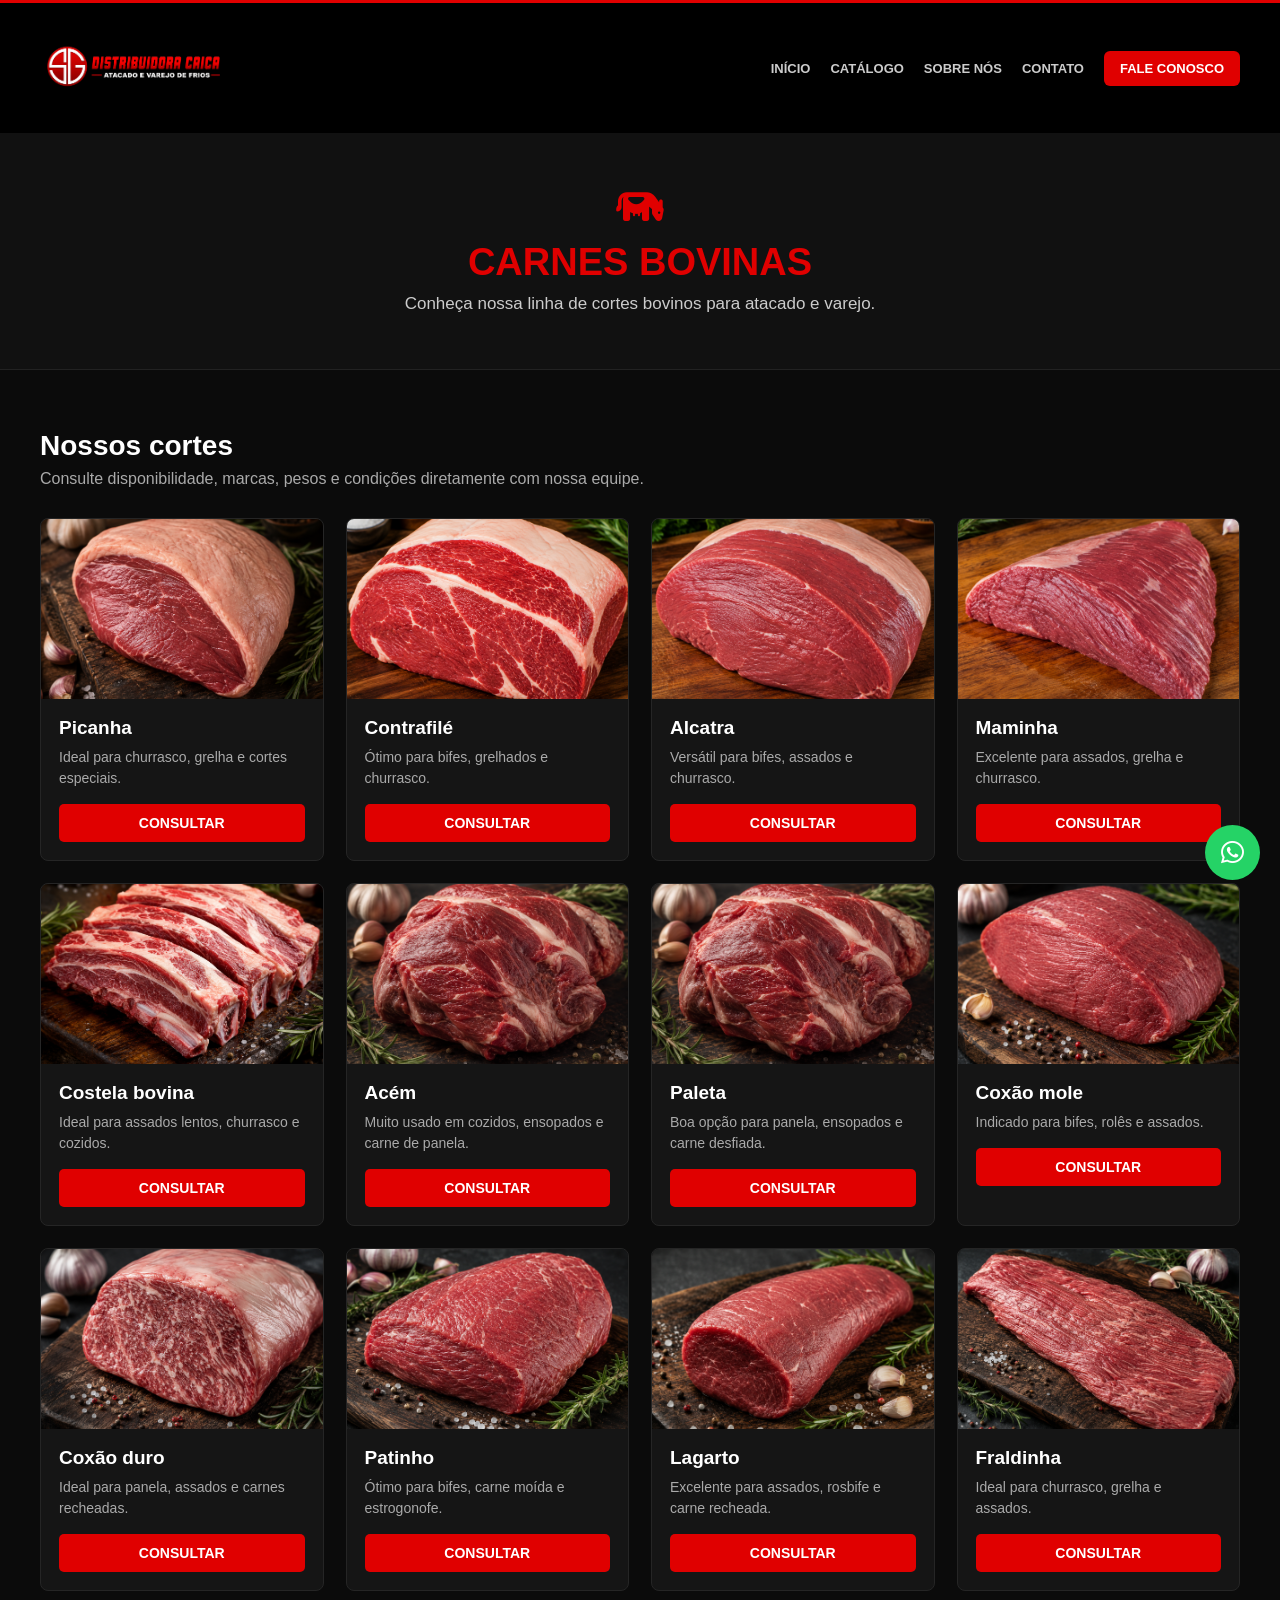
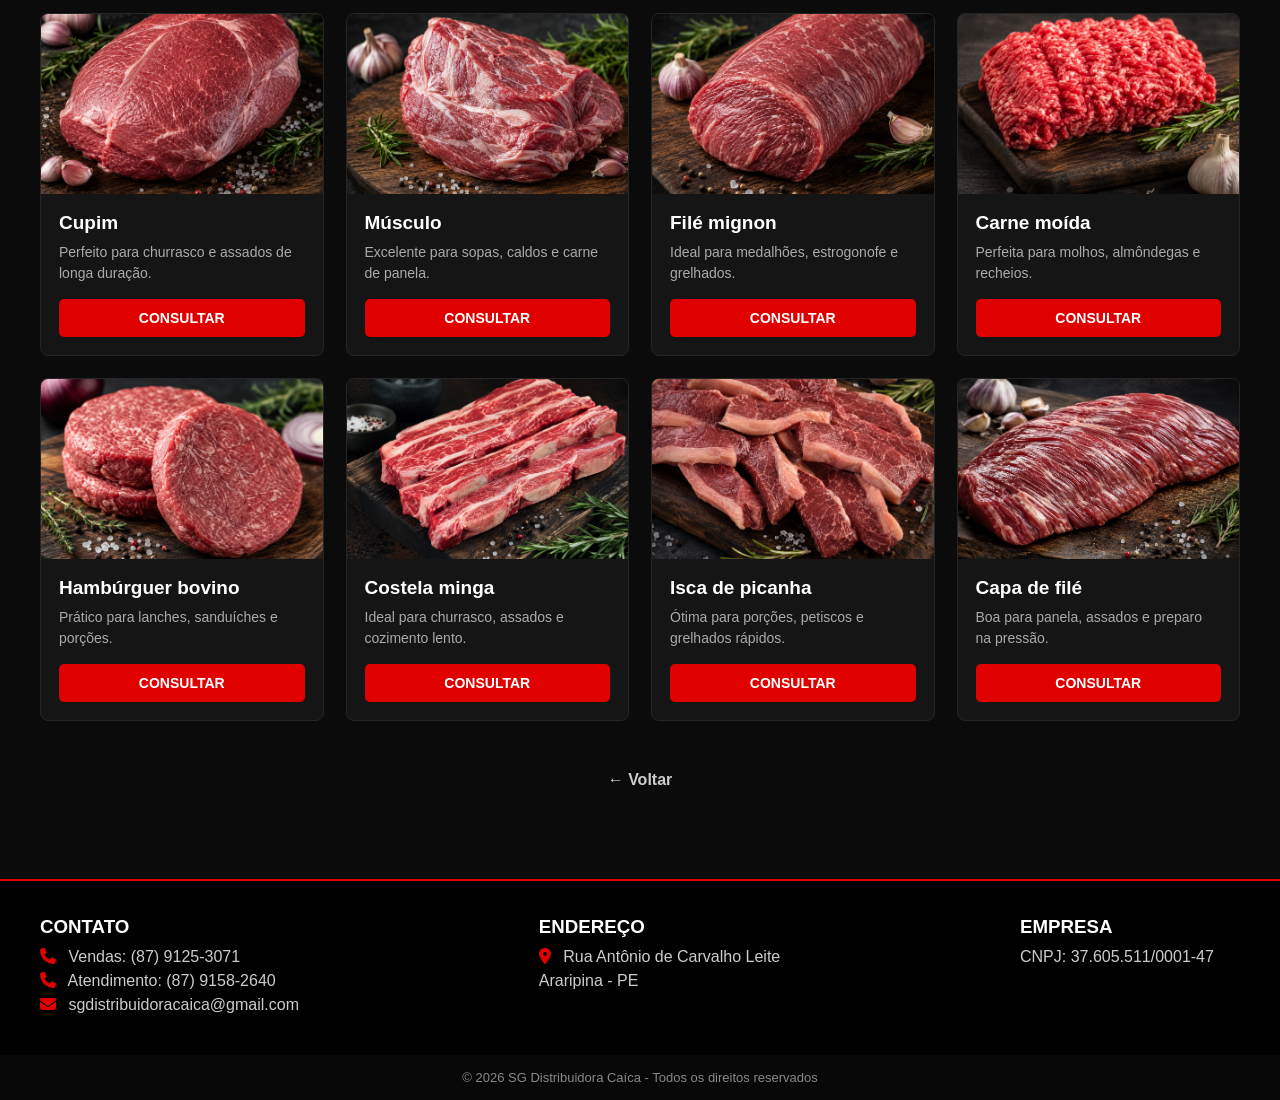
<file: bovinos.html>
<!DOCTYPE html>
<html lang="pt-br">

<head>

<meta charset="UTF-8">
<meta name="viewport" content="width=device-width, initial-scale=1.0">

<title>Carnes Bovinas - SG Distribuidora Caíca</title>

<link rel="stylesheet" href="https://cdnjs.cloudflare.com/ajax/libs/font-awesome/6.5.0/css/all.min.css">

<style>

*{
margin:0;
padding:0;
box-sizing:border-box;
font-family:Arial, sans-serif;
}

body{
background:#0b0b0b;
color:#fff;
}

/* CABEÇALHO */

header{
background:#000;
border-top:3px solid #e00000;
padding:15px 40px;
display:flex;
align-items:center;
justify-content:space-between;
}

.logo img{
height:100px;
object-fit:contain;
display:block;
}

nav{
display:flex;
align-items:center;
gap:20px;
}

nav a{
color:#ccc;
text-decoration:none;
font-size:13px;
font-weight:bold;
}

nav a:hover{
color:#e00000;
}

.btn-header{
background:#e00000;
padding:10px 16px;
border-radius:6px;
color:#fff !important;
}

/* TÍTULO */

.topo-catalogo{
background:#111;
text-align:center;
padding:55px 20px;
border-bottom:1px solid #222;
}

.topo-catalogo i{
font-size:38px;
color:#e00000;
margin-bottom:15px;
}

.topo-catalogo h1{
font-size:38px;
color:#e00000;
margin-bottom:10px;
}

.topo-catalogo p{
color:#ccc;
font-size:17px;
}

/* CATÁLOGO */

.catalogo{
max-width:1400px;
margin:auto;
padding:60px 40px;
}

.catalogo-titulo{
margin-bottom:30px;
}

.catalogo-titulo h2{
font-size:28px;
margin-bottom:8px;
}

.catalogo-titulo p{
color:#aaa;
}

/* CARDS */

.grid{
display:grid;
grid-template-columns:repeat(auto-fit,minmax(230px,1fr));
gap:22px;
}

.card{
background:#151515;
border:1px solid #252525;
border-radius:8px;
overflow:hidden;
transition:0.3s;
}

.card:hover{
transform:translateY(-5px);
border-color:#e00000;
}

.card img{
width:100%;
height:180px;
object-fit:cover;
background:#222;
display:block;
}

.card-conteudo{
padding:18px;
}

.card h3{
font-size:19px;
margin-bottom:8px;
}

.card p{
font-size:14px;
color:#aaa;
line-height:1.5;
margin-bottom:15px;
}

.consultar{
display:block;
background:#e00000;
color:#fff;
text-align:center;
padding:11px;
border-radius:5px;
text-decoration:none;
font-weight:bold;
font-size:14px;
}

.consultar:hover{
background:#b90000;
}

/* VOLTAR */

.voltar{
text-align:center;
margin-top:50px;
}

.voltar a{
color:#ccc;
text-decoration:none;
font-weight:bold;
}

.voltar a:hover{
color:#e00000;
}

/* RODAPÉ */

footer{
background:#000;
border-top:2px solid #e00000;
padding:35px 40px;
margin-top:30px;
}

.footer-container{
display:flex;
justify-content:space-between;
flex-wrap:wrap;
gap:30px;
}

.footer-box{
min-width:220px;
}

.footer-box h3{
margin-bottom:10px;
}

.footer-box p{
color:#ccc;
margin:6px 0;
}

.footer-box i{
color:#e00000;
margin-right:8px;
}

.footer-bottom{
background:#080808;
text-align:center;
color:#888;
font-size:13px;
padding:15px;
}

/* WHATSAPP */

.whatsapp{
position:fixed;
bottom:20px;
right:20px;
background:#25d366;
color:#fff;
width:55px;
height:55px;
border-radius:50%;
display:flex;
align-items:center;
justify-content:center;
font-size:26px;
text-decoration:none;
}

/* CELULAR */

@media(max-width:768px){

header{
flex-direction:column;
padding:15px 20px;
}

.logo img{
height:75px;
}

nav{
margin-top:15px;
flex-wrap:wrap;
justify-content:center;
}

.topo-catalogo{
padding:40px 20px;
}

.topo-catalogo h1{
font-size:30px;
}

.catalogo{
padding:40px 20px;
}

.grid{
grid-template-columns:repeat(auto-fit,minmax(160px,1fr));
gap:15px;
}

.card img{
height:140px;
}

.footer-container{
flex-direction:column;
text-align:center;
}

}

</style>

</head>

<body>

<header>

<div class="logo">
<a href="index.html">
<img src="img/logo.png" alt="SG Distribuidora Caíca">
</a>
</div>

<nav>

<a href="index.html">INÍCIO</a>
<a href="index.html#produtos">CATÁLOGO</a>
<a href="index.html#sobre">SOBRE NÓS</a>
<a href="index.html#contato">CONTATO</a>

<a href="https://wa.me/558791253071" target="_blank" class="btn-header">
FALE CONOSCO
</a>

</nav>

</header>


<section class="topo-catalogo">

<i class="fas fa-cow"></i>

<h1>CARNES BOVINAS</h1>

<p>Conheça nossa linha de cortes bovinos para atacado e varejo.</p>

</section>


<main class="catalogo">

<div class="catalogo-titulo">

<h2>Nossos cortes</h2>

<p>Consulte disponibilidade, marcas, pesos e condições diretamente com nossa equipe.</p>

</div>


<div class="grid">

<!-- PICANHA -->
<div class="card">
<img src="img/bovinos/picanha.png" alt="Picanha">
<div class="card-conteudo">
<h3>Picanha</h3>
<p>Ideal para churrasco, grelha e cortes especiais.</p>
<a class="consultar" href="https://wa.me/558791253071?text=Olá,%20gostaria%20de%20informações%20sobre%20Picanha." target="_blank">CONSULTAR</a>
</div>
</div>

<!-- CONTRAFILÉ -->
<div class="card">
<img src="img/bovinos/contrafile.png" alt="Contrafilé">
<div class="card-conteudo">
<h3>Contrafilé</h3>
<p>Ótimo para bifes, grelhados e churrasco.</p>
<a class="consultar" href="https://wa.me/558791253071?text=Olá,%20gostaria%20de%20informações%20sobre%20Contrafilé." target="_blank">CONSULTAR</a>
</div>
</div>

<!-- ALCATRA -->
<div class="card">
<img src="img/bovinos/alcatra.png" alt="Alcatra">
<div class="card-conteudo">
<h3>Alcatra</h3>
<p>Versátil para bifes, assados e churrasco.</p>
<a class="consultar" href="https://wa.me/558791253071?text=Olá,%20gostaria%20de%20informações%20sobre%20Alcatra." target="_blank">CONSULTAR</a>
</div>
</div>

<!-- MAMINHA -->
<div class="card">
<img src="img/bovinos/maminha.png" alt="Maminha">
<div class="card-conteudo">
<h3>Maminha</h3>
<p>Excelente para assados, grelha e churrasco.</p>
<a class="consultar" href="https://wa.me/558791253071?text=Olá,%20gostaria%20de%20informações%20sobre%20Maminha." target="_blank">CONSULTAR</a>
</div>
</div>

<!-- COSTELA BOVINA -->
<div class="card">
<img src="img/bovinos/costela-bovina.png" alt="Costela bovina">
<div class="card-conteudo">
<h3>Costela bovina</h3>
<p>Ideal para assados lentos, churrasco e cozidos.</p>
<a class="consultar" href="https://wa.me/558791253071?text=Olá,%20gostaria%20de%20informações%20sobre%20Costela%20bovina." target="_blank">CONSULTAR</a>
</div>
</div>

<!-- ACÉM -->
<div class="card">
<img src="img/bovinos/acem.png" alt="Acém">
<div class="card-conteudo">
<h3>Acém</h3>
<p>Muito usado em cozidos, ensopados e carne de panela.</p>
<a class="consultar" href="https://wa.me/558791253071?text=Olá,%20gostaria%20de%20informações%20sobre%20Acém." target="_blank">CONSULTAR</a>
</div>
</div>

<!-- PALETA -->
<div class="card">
<img src="img/bovinos/paleta.png" alt="Paleta">
<div class="card-conteudo">
<h3>Paleta</h3>
<p>Boa opção para panela, ensopados e carne desfiada.</p>
<a class="consultar" href="https://wa.me/558791253071?text=Olá,%20gostaria%20de%20informações%20sobre%20Paleta." target="_blank">CONSULTAR</a>
</div>
</div>

<!-- COXÃO MOLE -->
<div class="card">
<img src="img/bovinos/coxao-mole.png" alt="Coxão mole">
<div class="card-conteudo">
<h3>Coxão mole</h3>
<p>Indicado para bifes, rolês e assados.</p>
<a class="consultar" href="https://wa.me/558791253071?text=Olá,%20gostaria%20de%20informações%20sobre%20Coxão%20mole." target="_blank">CONSULTAR</a>
</div>
</div>

<!-- COXÃO DURO -->
<div class="card">
<img src="img/bovinos/coxao-duro.png" alt="Coxão duro">
<div class="card-conteudo">
<h3>Coxão duro</h3>
<p>Ideal para panela, assados e carnes recheadas.</p>
<a class="consultar" href="https://wa.me/558791253071?text=Olá,%20gostaria%20de%20informações%20sobre%20Coxão%20duro." target="_blank">CONSULTAR</a>
</div>
</div>

<!-- PATINHO -->
<div class="card">
<img src="img/bovinos/patinho.png" alt="Patinho">
<div class="card-conteudo">
<h3>Patinho</h3>
<p>Ótimo para bifes, carne moída e estrogonofe.</p>
<a class="consultar" href="https://wa.me/558791253071?text=Olá,%20gostaria%20de%20informações%20sobre%20Patinho." target="_blank">CONSULTAR</a>
</div>
</div>

<!-- LAGARTO -->
<div class="card">
<img src="img/bovinos/lagarto.png" alt="Lagarto">
<div class="card-conteudo">
<h3>Lagarto</h3>
<p>Excelente para assados, rosbife e carne recheada.</p>
<a class="consultar" href="https://wa.me/558791253071?text=Olá,%20gostaria%20de%20informações%20sobre%20Lagarto." target="_blank">CONSULTAR</a>
</div>
</div>

<!-- FRALDINHA -->
<div class="card">
<img src="img/bovinos/fraldinha.png" alt="Fraldinha">
<div class="card-conteudo">
<h3>Fraldinha</h3>
<p>Ideal para churrasco, grelha e assados.</p>
<a class="consultar" href="https://wa.me/558791253071?text=Olá,%20gostaria%20de%20informações%20sobre%20Fraldinha." target="_blank">CONSULTAR</a>
</div>
</div>

<!-- CUPIM -->
<div class="card">
<img src="img/bovinos/cupim.png" alt="Cupim">
<div class="card-conteudo">
<h3>Cupim</h3>
<p>Perfeito para churrasco e assados de longa duração.</p>
<a class="consultar" href="https://wa.me/558791253071?text=Olá,%20gostaria%20de%20informações%20sobre%20Cupim." target="_blank">CONSULTAR</a>
</div>
</div>

<!-- MÚSCULO -->
<div class="card">
<img src="img/bovinos/musculo.png" alt="Músculo">
<div class="card-conteudo">
<h3>Músculo</h3>
<p>Excelente para sopas, caldos e carne de panela.</p>
<a class="consultar" href="https://wa.me/558791253071?text=Olá,%20gostaria%20de%20informações%20sobre%20Músculo." target="_blank">CONSULTAR</a>
</div>
</div>

<!-- FILÉ MIGNON -->
<div class="card">
<img src="img/bovinos/file-mignon.png" alt="Filé mignon">
<div class="card-conteudo">
<h3>Filé mignon</h3>
<p>Ideal para medalhões, estrogonofe e grelhados.</p>
<a class="consultar" href="https://wa.me/558791253071?text=Olá,%20gostaria%20de%20informações%20sobre%20Filé%20mignon." target="_blank">CONSULTAR</a>
</div>
</div>

<!-- CARNE MOÍDA -->
<div class="card">
<img src="img/bovinos/carne-moida.png" alt="Carne moída">
<div class="card-conteudo">
<h3>Carne moída</h3>
<p>Perfeita para molhos, almôndegas e recheios.</p>
<a class="consultar" href="https://wa.me/558791253071?text=Olá,%20gostaria%20de%20informações%20sobre%20Carne%20moída." target="_blank">CONSULTAR</a>
</div>
</div>

<!-- HAMBÚRGUER BOVINO -->
<div class="card">
<img src="img/bovinos/hamburguer-bovino.png" alt="Hambúrguer bovino">
<div class="card-conteudo">
<h3>Hambúrguer bovino</h3>
<p>Prático para lanches, sanduíches e porções.</p>
<a class="consultar" href="https://wa.me/558791253071?text=Olá,%20gostaria%20de%20informações%20sobre%20Hambúrguer%20bovino." target="_blank">CONSULTAR</a>
</div>
</div>

<!-- COSTELA MINGA -->
<div class="card">
<img src="img/bovinos/costela-minga.png" alt="Costela minga">
<div class="card-conteudo">
<h3>Costela minga</h3>
<p>Ideal para churrasco, assados e cozimento lento.</p>
<a class="consultar" href="https://wa.me/558791253071?text=Olá,%20gostaria%20de%20informações%20sobre%20Costela%20minga." target="_blank">CONSULTAR</a>
</div>
</div>

<!-- ISCA DE PICANHA -->
<div class="card">
<img src="img/bovinos/isca-de-picanha.png" alt="Isca de picanha">
<div class="card-conteudo">
<h3>Isca de picanha</h3>
<p>Ótima para porções, petiscos e grelhados rápidos.</p>
<a class="consultar" href="https://wa.me/558791253071?text=Olá,%20gostaria%20de%20informações%20sobre%20Isca%20de%20picanha." target="_blank">CONSULTAR</a>
</div>
</div>

<!-- CAPA DE FILÉ -->
<div class="card">
<img src="img/bovinos/capa-de-file.png" alt="Capa de filé">
<div class="card-conteudo">
<h3>Capa de filé</h3>
<p>Boa para panela, assados e preparo na pressão.</p>
<a class="consultar" href="https://wa.me/558791253071?text=Olá,%20gostaria%20de%20informações%20sobre%20Capa%20de%20filé." target="_blank">CONSULTAR</a>
</div>
</div>

</div>


<div class="voltar">

<a href="index.html#produtos">
← Voltar
</a>

</div>

</main>


<footer>

<div class="footer-container">

<div class="footer-box">

<h3>CONTATO</h3>

<p>
<i class="fas fa-phone"></i>
Vendas: (87) 9125-3071
</p>

<p>
<i class="fas fa-phone"></i>
Atendimento: (87) 9158-2640
</p>

<p>
<i class="fas fa-envelope"></i>
sgdistribuidoracaica@gmail.com
</p>

</div>

<div class="footer-box">

<h3>ENDEREÇO</h3>

<p>
<i class="fas fa-map-marker-alt"></i>
Rua Antônio de Carvalho Leite
</p>

<p>Araripina - PE</p>

</div>

<div class="footer-box">

<h3>EMPRESA</h3>

<p>CNPJ: 37.605.511/0001-47</p>

</div>

</div>

</footer>


<div class="footer-bottom">
© 2026 SG Distribuidora Caíca - Todos os direitos reservados
</div>


<a href="https://wa.me/558791253071"
target="_blank"
class="whatsapp">

<i class="fab fa-whatsapp"></i>

</a>

</body>
</html>
</file>
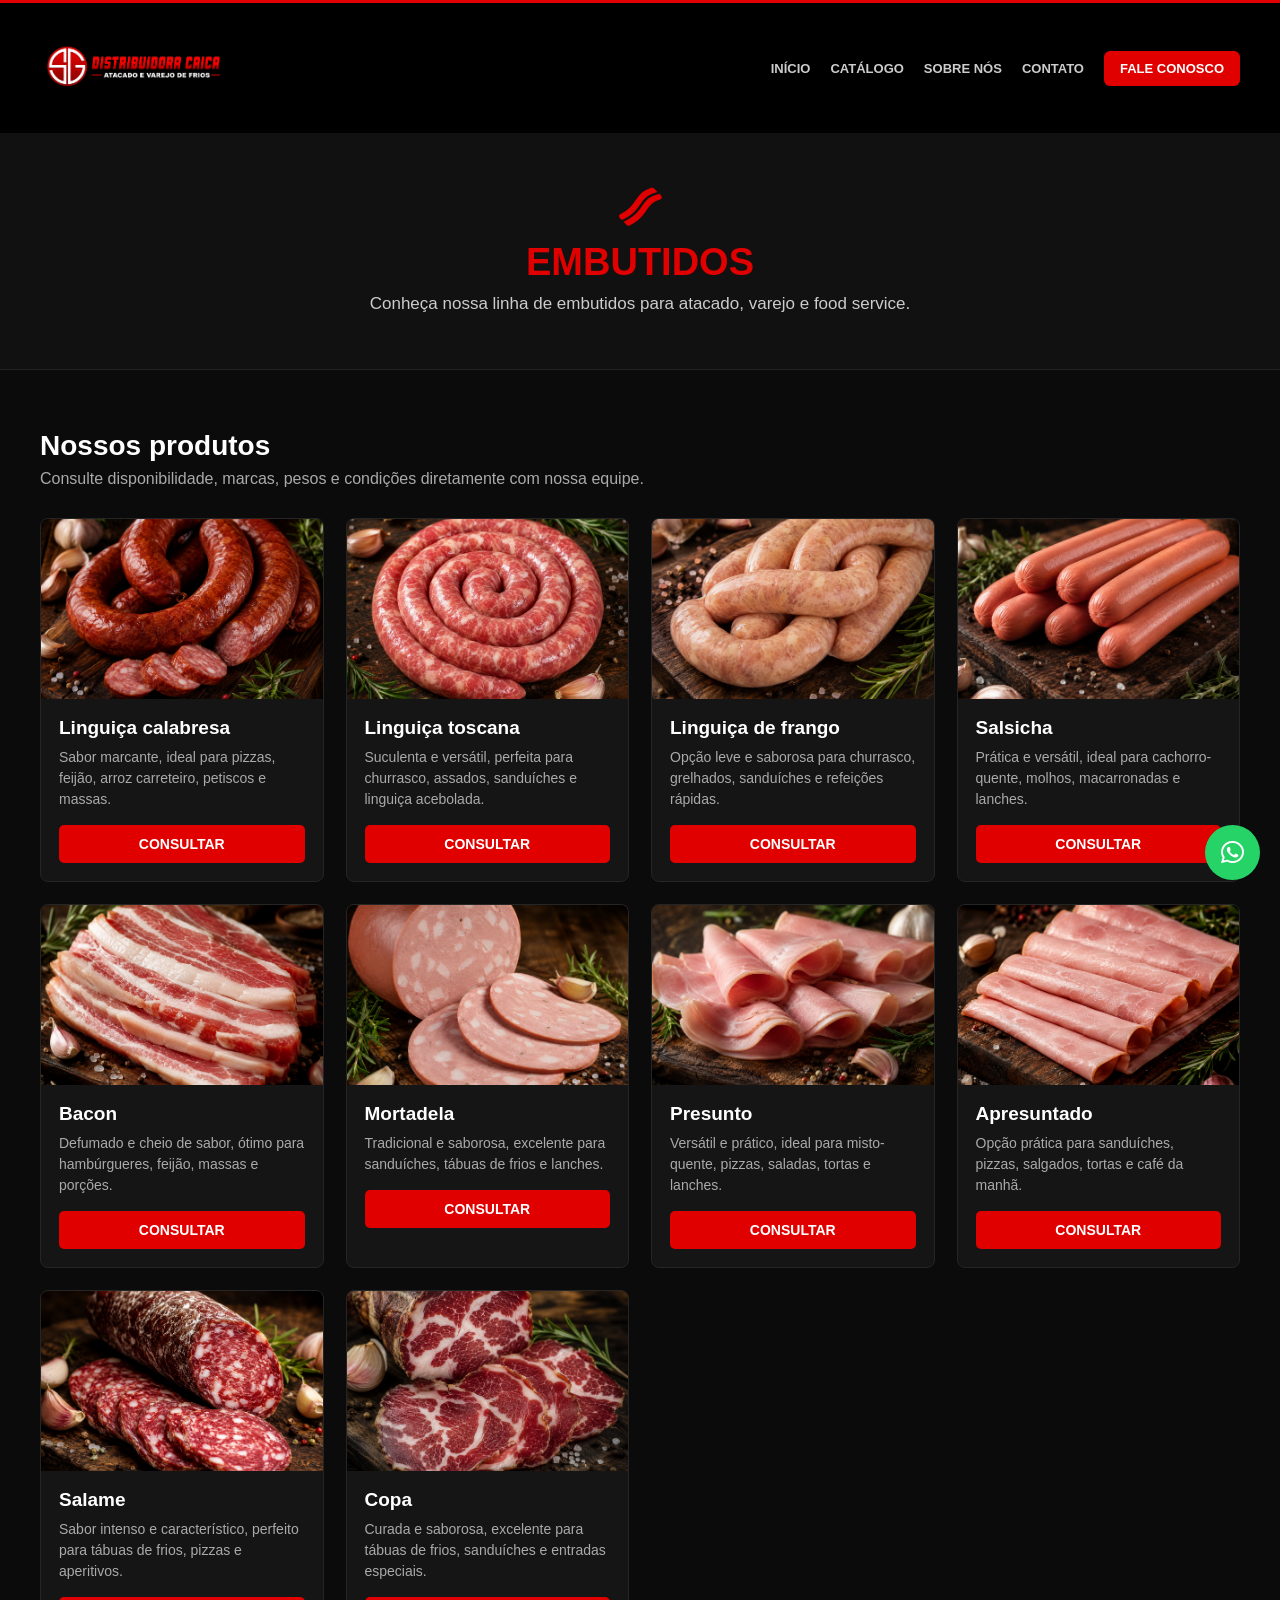
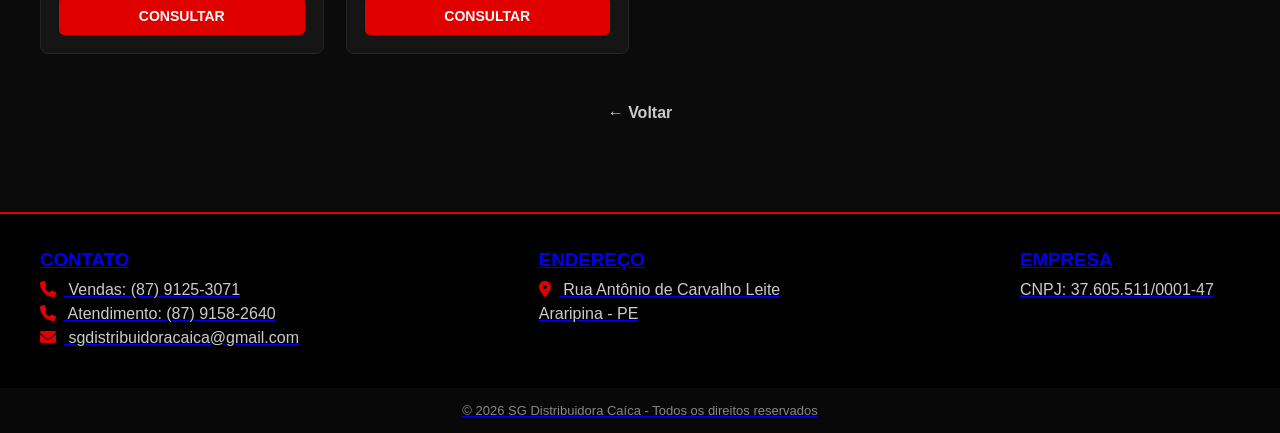
<file: embutidos.html>
<!DOCTYPE html>
<html lang="pt-br">

<head>

<meta charset="UTF-8">
<meta name="viewport" content="width=device-width, initial-scale=1.0">

<title>Embutidos - SG Distribuidora Caíca</title>

<link rel="stylesheet" href="https://cdnjs.cloudflare.com/ajax/libs/font-awesome/6.5.0/css/all.min.css">

<style>

*{
margin:0;
padding:0;
box-sizing:border-box;
font-family:Arial, sans-serif;
}

body{
background:#0b0b0b;
color:#fff;
}

/* CABEÇALHO */

header{
background:#000;
border-top:3px solid #e00000;
padding:15px 40px;
display:flex;
align-items:center;
justify-content:space-between;
}

.logo img{
height:100px;
object-fit:contain;
display:block;
}

nav{
display:flex;
align-items:center;
gap:20px;
}

nav a{
color:#ccc;
text-decoration:none;
font-size:13px;
font-weight:bold;
}

nav a:hover{
color:#e00000;
}

.btn-header{
background:#e00000;
padding:10px 16px;
border-radius:6px;
color:#fff !important;
}

/* TÍTULO */

.topo-catalogo{
background:#111;
text-align:center;
padding:55px 20px;
border-bottom:1px solid #222;
}

.topo-catalogo i{
font-size:38px;
color:#e00000;
margin-bottom:15px;
}

.topo-catalogo h1{
font-size:38px;
color:#e00000;
margin-bottom:10px;
}

.topo-catalogo p{
color:#ccc;
font-size:17px;
}

/* CATÁLOGO */

.catalogo{
max-width:1400px;
margin:auto;
padding:60px 40px;
}

.catalogo-titulo{
margin-bottom:30px;
}

.catalogo-titulo h2{
font-size:28px;
margin-bottom:8px;
}

.catalogo-titulo p{
color:#aaa;
}

/* CARDS */

.grid{
display:grid;
grid-template-columns:repeat(auto-fit,minmax(230px,1fr));
gap:22px;
}

.card{
background:#151515;
border:1px solid #252525;
border-radius:8px;
overflow:hidden;
transition:0.3s;
}

.card:hover{
transform:translateY(-5px);
border-color:#e00000;
}

.card img{
width:100%;
height:180px;
object-fit:cover;
background:#222;
display:block;
}

.card-conteudo{
padding:18px;
}

.card h3{
font-size:19px;
margin-bottom:8px;
}

.card p{
font-size:14px;
color:#aaa;
line-height:1.5;
margin-bottom:15px;
}

.consultar{
display:block;
background:#e00000;
color:#fff;
text-align:center;
padding:11px;
border-radius:5px;
text-decoration:none;
font-weight:bold;
font-size:14px;
}

.consultar:hover{
background:#b90000;
}

/* VOLTAR */

.voltar{
text-align:center;
margin-top:50px;
}

.voltar a{
color:#ccc;
text-decoration:none;
font-weight:bold;
}

.voltar a:hover{
color:#e00000;
}

/* RODAPÉ */

footer{
background:#000;
border-top:2px solid #e00000;
padding:35px 40px;
margin-top:30px;
}

.footer-container{
display:flex;
justify-content:space-between;
flex-wrap:wrap;
gap:30px;
}

.footer-box{
min-width:220px;
}

.footer-box h3{
margin-bottom:10px;
}

.footer-box p{
color:#ccc;
margin:6px 0;
}

.footer-box i{
color:#e00000;
margin-right:8px;
}

.footer-bottom{
background:#080808;
text-align:center;
color:#888;
font-size:13px;
padding:15px;
}

/* WHATSAPP */

.whatsapp{
position:fixed;
bottom:20px;
right:20px;
background:#25d366;
color:#fff;
width:55px;
height:55px;
border-radius:50%;
display:flex;
align-items:center;
justify-content:center;
font-size:26px;
text-decoration:none;
}

/* CELULAR */

@media(max-width:768px){

header{
flex-direction:column;
padding:15px 20px;
}

.logo img{
height:75px;
}

nav{
margin-top:15px;
flex-wrap:wrap;
justify-content:center;
}

.topo-catalogo{
padding:40px 20px;
}

.topo-catalogo h1{
font-size:30px;
}

.catalogo{
padding:40px 20px;
}

.grid{
grid-template-columns:repeat(auto-fit,minmax(160px,1fr));
gap:15px;
}

.card img{
height:140px;
}

.footer-container{
flex-direction:column;
text-align:center;
}

}

</style>

</head>

<body>

<header>

<div class="logo">
<a href="index.html">
<img src="img/logo.png" alt="SG Distribuidora Caíca">
</a>
</div>

<nav>

<a href="index.html">INÍCIO</a>
<a href="index.html#produtos">CATÁLOGO</a>
<a href="index.html#sobre">SOBRE NÓS</a>
<a href="index.html#contato">CONTATO</a>

<a href="https://wa.me/558791253071" target="_blank" class="btn-header">
FALE CONOSCO
</a>

</nav>

</header>


<section class="topo-catalogo">

<i class="fas fa-bacon"></i>

<h1>EMBUTIDOS</h1>

<p>Conheça nossa linha de embutidos para atacado, varejo e food service.</p>

</section>


<main class="catalogo">

<div class="catalogo-titulo">

<h2>Nossos produtos</h2>

<p>Consulte disponibilidade, marcas, pesos e condições diretamente com nossa equipe.</p>

</div>


<div class="grid">

<!-- LINGUIÇA CALABRESA -->
<div class="card">
<img src="img/embutidos/linguica-calabresa.png" alt="Linguiça calabresa">
<div class="card-conteudo">
<h3>Linguiça calabresa</h3>
<p>Sabor marcante, ideal para pizzas, feijão, arroz carreteiro, petiscos e massas.</p>
<a class="consultar" href="https://wa.me/558791253071?text=Olá,%20gostaria%20de%20informações%20sobre%20Linguiça%20calabresa." target="_blank">
CONSULTAR
</a>
</div>
</div>

<!-- LINGUIÇA TOSCANA -->
<div class="card">
<img src="img/embutidos/linguica-toscana.png" alt="Linguiça toscana">
<div class="card-conteudo">
<h3>Linguiça toscana</h3>
<p>Suculenta e versátil, perfeita para churrasco, assados, sanduíches e linguiça acebolada.</p>
<a class="consultar" href="https://wa.me/558791253071?text=Olá,%20gostaria%20de%20informações%20sobre%20Linguiça%20toscana." target="_blank">
CONSULTAR
</a>
</div>
</div>

<!-- LINGUIÇA DE FRANGO -->
<div class="card">
<img src="img/embutidos/linguica-de-frango.png" alt="Linguiça de frango">
<div class="card-conteudo">
<h3>Linguiça de frango</h3>
<p>Opção leve e saborosa para churrasco, grelhados, sanduíches e refeições rápidas.</p>
<a class="consultar" href="https://wa.me/558791253071?text=Olá,%20gostaria%20de%20informações%20sobre%20Linguiça%20de%20frango." target="_blank">
CONSULTAR
</a>
</div>
</div>

<!-- SALSICHA -->
<div class="card">
<img src="img/embutidos/salsicha.png" alt="Salsicha">
<div class="card-conteudo">
<h3>Salsicha</h3>
<p>Prática e versátil, ideal para cachorro-quente, molhos, macarronadas e lanches.</p>
<a class="consultar" href="https://wa.me/558791253071?text=Olá,%20gostaria%20de%20informações%20sobre%20Salsicha." target="_blank">
CONSULTAR
</a>
</div>
</div>

<!-- BACON -->
<div class="card">
<img src="img/embutidos/bacon.png" alt="Bacon">
<div class="card-conteudo">
<h3>Bacon</h3>
<p>Defumado e cheio de sabor, ótimo para hambúrgueres, feijão, massas e porções.</p>
<a class="consultar" href="https://wa.me/558791253071?text=Olá,%20gostaria%20de%20informações%20sobre%20Bacon." target="_blank">
CONSULTAR
</a>
</div>
</div>

<!-- MORTADELA -->
<div class="card">
<img src="img/embutidos/mortadela.png" alt="Mortadela">
<div class="card-conteudo">
<h3>Mortadela</h3>
<p>Tradicional e saborosa, excelente para sanduíches, tábuas de frios e lanches.</p>
<a class="consultar" href="https://wa.me/558791253071?text=Olá,%20gostaria%20de%20informações%20sobre%20Mortadela." target="_blank">
CONSULTAR
</a>
</div>
</div>

<!-- PRESUNTO -->
<div class="card">
<img src="img/embutidos/presunto.png" alt="Presunto">
<div class="card-conteudo">
<h3>Presunto</h3>
<p>Versátil e prático, ideal para misto-quente, pizzas, saladas, tortas e lanches.</p>
<a class="consultar" href="https://wa.me/558791253071?text=Olá,%20gostaria%20de%20informações%20sobre%20Presunto." target="_blank">
CONSULTAR
</a>
</div>
</div>

<!-- APRESUNTADO -->
<div class="card">
<img src="img/embutidos/apresuntado.png" alt="Apresuntado">
<div class="card-conteudo">
<h3>Apresuntado</h3>
<p>Opção prática para sanduíches, pizzas, salgados, tortas e café da manhã.</p>
<a class="consultar" href="https://wa.me/558791253071?text=Olá,%20gostaria%20de%20informações%20sobre%20Apresuntado." target="_blank">
CONSULTAR
</a>
</div>
</div>

<!-- SALAME -->
<div class="card">
<img src="img/embutidos/salame.png" alt="Salame">
<div class="card-conteudo">
<h3>Salame</h3>
<p>Sabor intenso e característico, perfeito para tábuas de frios, pizzas e aperitivos.</p>
<a class="consultar" href="https://wa.me/558791253071?text=Olá,%20gostaria%20de%20informações%20sobre%20Salame." target="_blank">
CONSULTAR
</a>
</div>
</div>

<!-- COPA -->
<div class="card">
<img src="img/embutidos/copa.png" alt="Copa">
<div class="card-conteudo">
<h3>Copa</h3>
<p>Curada e saborosa, excelente para tábuas de frios, sanduíches e entradas especiais.</p>
<a class="consultar" href="https://wa.me/558791253071?text=Olá,%20gostaria%20de%20informações%20sobre%20Copa." target="_blank">
CONSULTAR
</a>
</div>
</div>

</div>


<div class="voltar">

<a href="index.html#produtos">
← Voltar 

</div>

</main>


<footer>

<div class="footer-container">

<div class="footer-box">

<h3>CONTATO</h3>

<p>
<i class="fas fa-phone"></i>
Vendas: (87) 9125-3071
</p>

<p>
<i class="fas fa-phone"></i>
Atendimento: (87) 9158-2640
</p>

<p>
<i class="fas fa-envelope"></i>
sgdistribuidoracaica@gmail.com
</p>

</div>


<div class="footer-box">

<h3>ENDEREÇO</h3>

<p>
<i class="fas fa-map-marker-alt"></i>
Rua Antônio de Carvalho Leite
</p>

<p>Araripina - PE</p>

</div>


<div class="footer-box">

<h3>EMPRESA</h3>

<p>CNPJ: 37.605.511/0001-47</p>

</div>

</div>

</footer>


<div class="footer-bottom">
© 2026 SG Distribuidora Caíca - Todos os direitos reservados
</div>


<a href="https://wa.me/558791253071"
target="_blank"
class="whatsapp">

<i class="fab fa-whatsapp"></i>

</a>

</body>
</html>
</file>
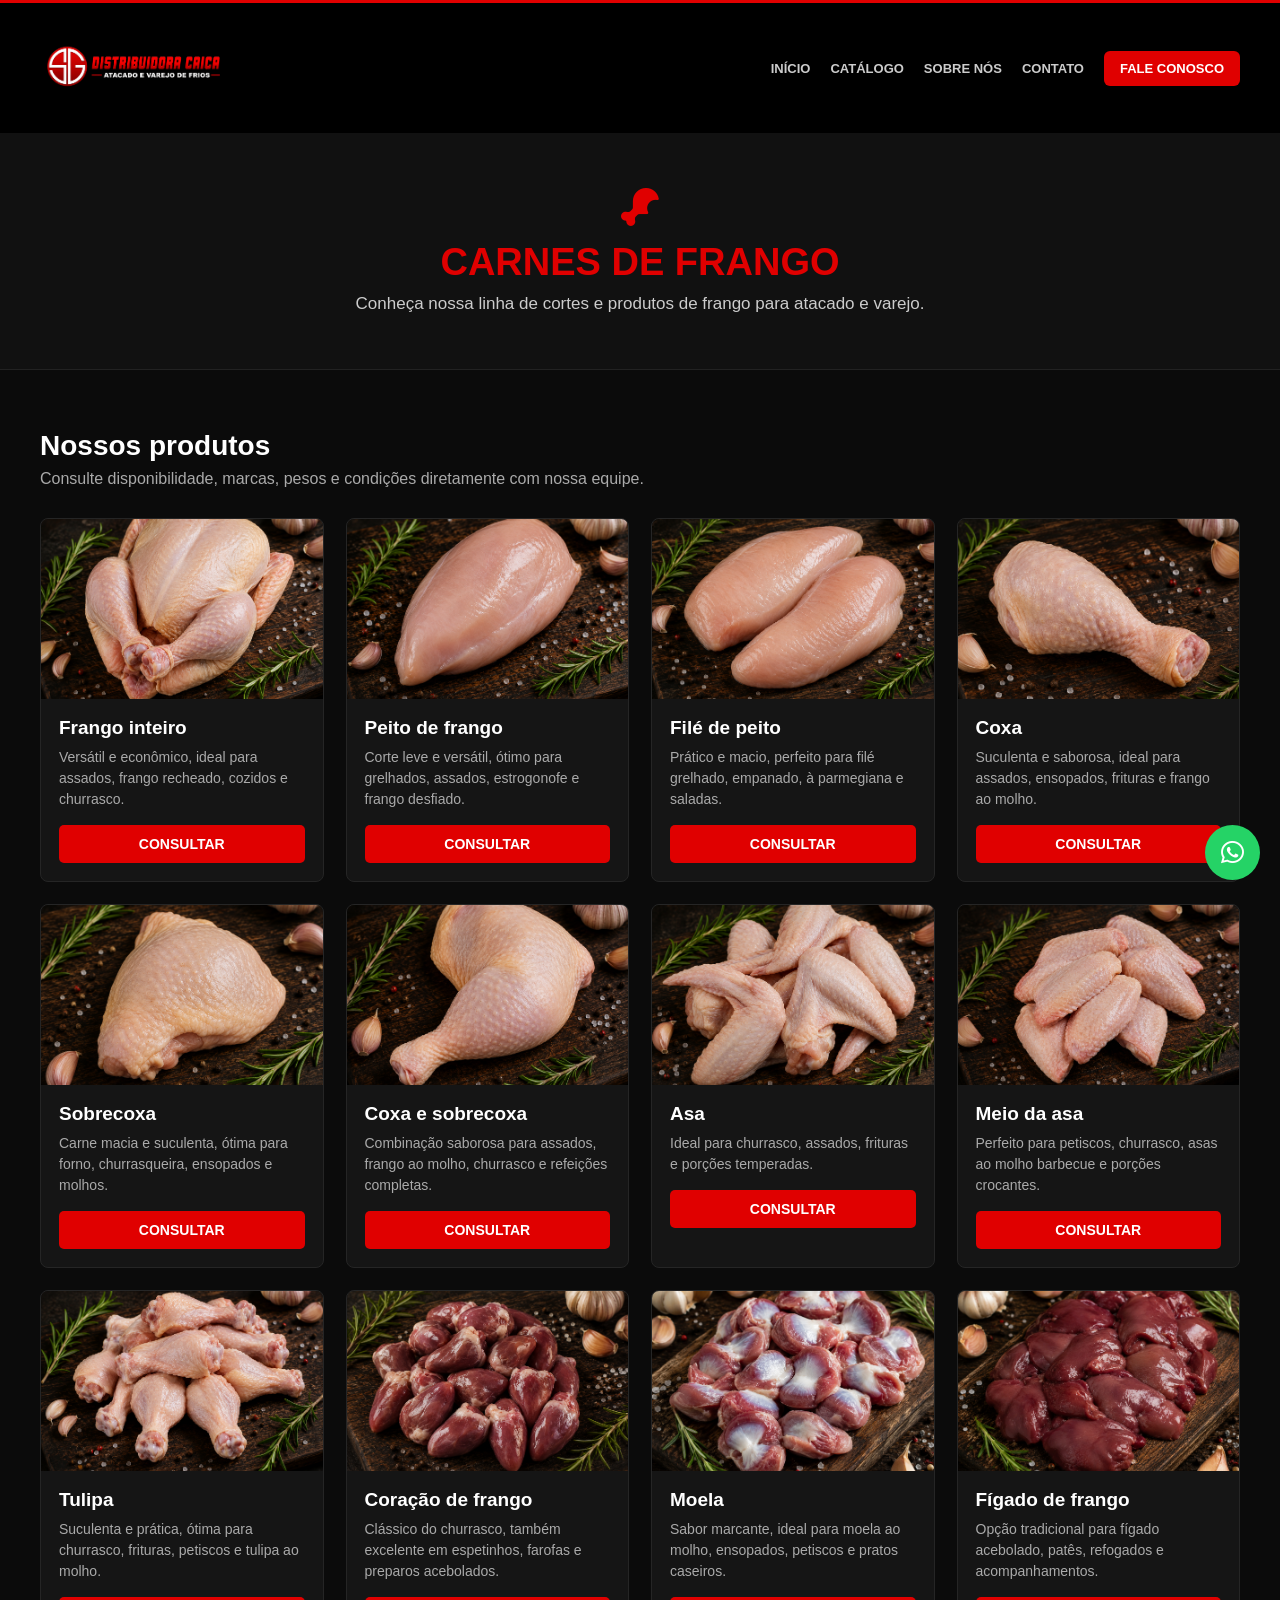
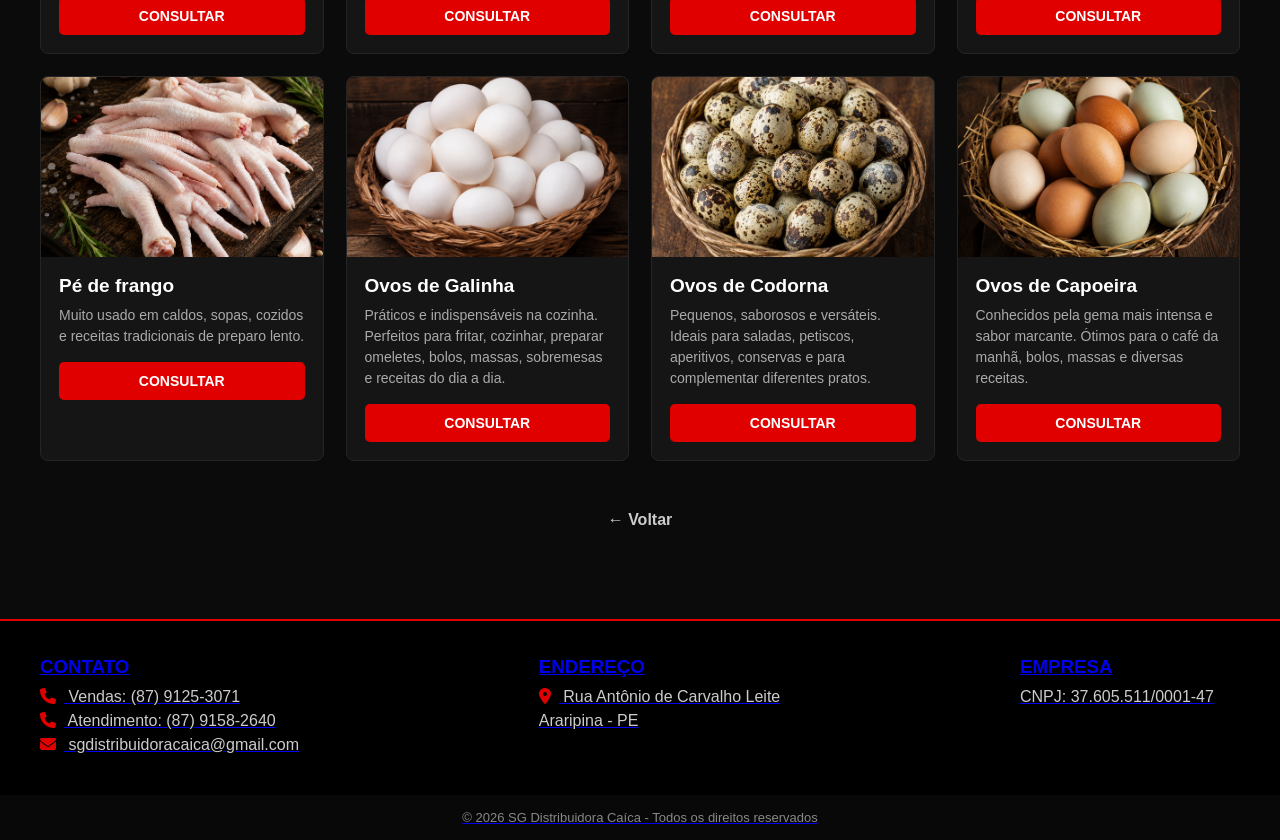
<file: frango.html>
<!DOCTYPE html>
<html lang="pt-br">

<head>

<meta charset="UTF-8">
<meta name="viewport" content="width=device-width, initial-scale=1.0">

<title>Carnes de Frango - SG Distribuidora Caíca</title>

<link rel="stylesheet" href="https://cdnjs.cloudflare.com/ajax/libs/font-awesome/6.5.0/css/all.min.css">

<style>

*{
margin:0;
padding:0;
box-sizing:border-box;
font-family:Arial, sans-serif;
}

body{
background:#0b0b0b;
color:#fff;
}

/* CABEÇALHO */

header{
background:#000;
border-top:3px solid #e00000;
padding:15px 40px;
display:flex;
align-items:center;
justify-content:space-between;
}

.logo img{
height:100px;
object-fit:contain;
display:block;
}

nav{
display:flex;
align-items:center;
gap:20px;
}

nav a{
color:#ccc;
text-decoration:none;
font-size:13px;
font-weight:bold;
}

nav a:hover{
color:#e00000;
}

.btn-header{
background:#e00000;
padding:10px 16px;
border-radius:6px;
color:#fff !important;
}

/* TÍTULO */

.topo-catalogo{
background:#111;
text-align:center;
padding:55px 20px;
border-bottom:1px solid #222;
}

.topo-catalogo i{
font-size:38px;
color:#e00000;
margin-bottom:15px;
}

.topo-catalogo h1{
font-size:38px;
color:#e00000;
margin-bottom:10px;
}

.topo-catalogo p{
color:#ccc;
font-size:17px;
}

/* CATÁLOGO */

.catalogo{
max-width:1400px;
margin:auto;
padding:60px 40px;
}

.catalogo-titulo{
margin-bottom:30px;
}

.catalogo-titulo h2{
font-size:28px;
margin-bottom:8px;
}

.catalogo-titulo p{
color:#aaa;
}

/* CARDS */

.grid{
display:grid;
grid-template-columns:repeat(auto-fit,minmax(230px,1fr));
gap:22px;
}

.card{
background:#151515;
border:1px solid #252525;
border-radius:8px;
overflow:hidden;
transition:0.3s;
}

.card:hover{
transform:translateY(-5px);
border-color:#e00000;
}

.card img{
width:100%;
height:180px;
object-fit:cover;
background:#222;
display:block;
}

.card-conteudo{
padding:18px;
}

.card h3{
font-size:19px;
margin-bottom:8px;
}

.card p{
font-size:14px;
color:#aaa;
line-height:1.5;
margin-bottom:15px;
}

.consultar{
display:block;
background:#e00000;
color:#fff;
text-align:center;
padding:11px;
border-radius:5px;
text-decoration:none;
font-weight:bold;
font-size:14px;
}

.consultar:hover{
background:#b90000;
}

/* VOLTAR */

.voltar{
text-align:center;
margin-top:50px;
}

.voltar a{
color:#ccc;
text-decoration:none;
font-weight:bold;
}

.voltar a:hover{
color:#e00000;
}

/* RODAPÉ */

footer{
background:#000;
border-top:2px solid #e00000;
padding:35px 40px;
margin-top:30px;
}

.footer-container{
display:flex;
justify-content:space-between;
flex-wrap:wrap;
gap:30px;
}

.footer-box{
min-width:220px;
}

.footer-box h3{
margin-bottom:10px;
}

.footer-box p{
color:#ccc;
margin:6px 0;
}

.footer-box i{
color:#e00000;
margin-right:8px;
}

.footer-bottom{
background:#080808;
text-align:center;
color:#888;
font-size:13px;
padding:15px;
}

/* WHATSAPP */

.whatsapp{
position:fixed;
bottom:20px;
right:20px;
background:#25d366;
color:#fff;
width:55px;
height:55px;
border-radius:50%;
display:flex;
align-items:center;
justify-content:center;
font-size:26px;
text-decoration:none;
}

/* CELULAR */

@media(max-width:768px){

header{
flex-direction:column;
padding:15px 20px;
}

.logo img{
height:75px;
}

nav{
margin-top:15px;
flex-wrap:wrap;
justify-content:center;
}

.topo-catalogo{
padding:40px 20px;
}

.topo-catalogo h1{
font-size:30px;
}

.catalogo{
padding:40px 20px;
}

.grid{
grid-template-columns:repeat(auto-fit,minmax(160px,1fr));
gap:15px;
}

.card img{
height:140px;
}

.footer-container{
flex-direction:column;
text-align:center;
}

}

</style>

</head>

<body>

<header>

<div class="logo">
<a href="index.html">
<img src="img/logo.png" alt="SG Distribuidora Caíca">
</a>
</div>

<nav>

<a href="index.html">INÍCIO</a>
<a href="index.html#produtos">CATÁLOGO</a>
<a href="index.html#sobre">SOBRE NÓS</a>
<a href="index.html#contato">CONTATO</a>

<a href="https://wa.me/558791253071" target="_blank" class="btn-header">
FALE CONOSCO
</a>

</nav>

</header>


<section class="topo-catalogo">

<i class="fas fa-drumstick-bite"></i>

<h1>CARNES DE FRANGO</h1>

<p>Conheça nossa linha de cortes e produtos de frango para atacado e varejo.</p>

</section>


<main class="catalogo">

<div class="catalogo-titulo">

<h2>Nossos produtos</h2>

<p>Consulte disponibilidade, marcas, pesos e condições diretamente com nossa equipe.</p>

</div>


<div class="grid">

<!-- FRANGO INTEIRO -->
<div class="card">
<img src="img/frango/frango-inteiro.png" alt="Frango inteiro">
<div class="card-conteudo">
<h3>Frango inteiro</h3>
<p>Versátil e econômico, ideal para assados, frango recheado, cozidos e churrasco.</p>
<a class="consultar" href="https://wa.me/558791253071?text=Olá,%20gostaria%20de%20informações%20sobre%20Frango%20inteiro." target="_blank">
CONSULTAR
</a>
</div>
</div>

<!-- PEITO DE FRANGO -->
<div class="card">
<img src="img/frango/peito-de-frango.png" alt="Peito de frango">
<div class="card-conteudo">
<h3>Peito de frango</h3>
<p>Corte leve e versátil, ótimo para grelhados, assados, estrogonofe e frango desfiado.</p>
<a class="consultar" href="https://wa.me/558791253071?text=Olá,%20gostaria%20de%20informações%20sobre%20Peito%20de%20frango." target="_blank">
CONSULTAR
</a>
</div>
</div>

<!-- FILÉ DE PEITO -->
<div class="card">
<img src="img/frango/file-de-peito.png" alt="Filé de peito">
<div class="card-conteudo">
<h3>Filé de peito</h3>
<p>Prático e macio, perfeito para filé grelhado, empanado, à parmegiana e saladas.</p>
<a class="consultar" href="https://wa.me/558791253071?text=Olá,%20gostaria%20de%20informações%20sobre%20Filé%20de%20peito." target="_blank">
CONSULTAR
</a>
</div>
</div>

<!-- COXA -->
<div class="card">
<img src="img/frango/coxa.png" alt="Coxa de frango">
<div class="card-conteudo">
<h3>Coxa</h3>
<p>Suculenta e saborosa, ideal para assados, ensopados, frituras e frango ao molho.</p>
<a class="consultar" href="https://wa.me/558791253071?text=Olá,%20gostaria%20de%20informações%20sobre%20Coxa%20de%20frango." target="_blank">
CONSULTAR
</a>
</div>
</div>

<!-- SOBRECOXA -->
<div class="card">
<img src="img/frango/sobrecoxa.png" alt="Sobrecoxa">
<div class="card-conteudo">
<h3>Sobrecoxa</h3>
<p>Carne macia e suculenta, ótima para forno, churrasqueira, ensopados e molhos.</p>
<a class="consultar" href="https://wa.me/558791253071?text=Olá,%20gostaria%20de%20informações%20sobre%20Sobrecoxa." target="_blank">
CONSULTAR
</a>
</div>
</div>

<!-- COXA E SOBRECOXA -->
<div class="card">
<img src="img/frango/coxa-sobrecoxa.png" alt="Coxa e sobrecoxa">
<div class="card-conteudo">
<h3>Coxa e sobrecoxa</h3>
<p>Combinação saborosa para assados, frango ao molho, churrasco e refeições completas.</p>
<a class="consultar" href="https://wa.me/558791253071?text=Olá,%20gostaria%20de%20informações%20sobre%20Coxa%20e%20sobrecoxa." target="_blank">
CONSULTAR
</a>
</div>
</div>

<!-- ASA -->
<div class="card">
<img src="img/frango/asa.png" alt="Asa de frango">
<div class="card-conteudo">
<h3>Asa</h3>
<p>Ideal para churrasco, assados, frituras e porções temperadas.</p>
<a class="consultar" href="https://wa.me/558791253071?text=Olá,%20gostaria%20de%20informações%20sobre%20Asa%20de%20frango." target="_blank">
CONSULTAR
</a>
</div>
</div>

<!-- MEIO DA ASA -->
<div class="card">
<img src="img/frango/meio-da-asa.png" alt="Meio da asa">
<div class="card-conteudo">
<h3>Meio da asa</h3>
<p>Perfeito para petiscos, churrasco, asas ao molho barbecue e porções crocantes.</p>
<a class="consultar" href="https://wa.me/558791253071?text=Olá,%20gostaria%20de%20informações%20sobre%20Meio%20da%20asa." target="_blank">
CONSULTAR
</a>
</div>
</div>

<!-- TULIPA -->
<div class="card">
<img src="img/frango/tulipa.png" alt="Tulipa de frango">
<div class="card-conteudo">
<h3>Tulipa</h3>
<p>Suculenta e prática, ótima para churrasco, frituras, petiscos e tulipa ao molho.</p>
<a class="consultar" href="https://wa.me/558791253071?text=Olá,%20gostaria%20de%20informações%20sobre%20Tulipa%20de%20frango." target="_blank">
CONSULTAR
</a>
</div>
</div>

<!-- CORAÇÃO -->
<div class="card">
<img src="img/frango/coracao.png" alt="Coração de frango">
<div class="card-conteudo">
<h3>Coração de frango</h3>
<p>Clássico do churrasco, também excelente em espetinhos, farofas e preparos acebolados.</p>
<a class="consultar" href="https://wa.me/558791253071?text=Olá,%20gostaria%20de%20informações%20sobre%20Coração%20de%20frango." target="_blank">
CONSULTAR
</a>
</div>
</div>

<!-- MOELA -->
<div class="card">
<img src="img/frango/moela.png" alt="Moela de frango">
<div class="card-conteudo">
<h3>Moela</h3>
<p>Sabor marcante, ideal para moela ao molho, ensopados, petiscos e pratos caseiros.</p>
<a class="consultar" href="https://wa.me/558791253071?text=Olá,%20gostaria%20de%20informações%20sobre%20Moela%20de%20frango." target="_blank">
CONSULTAR
</a>
</div>
</div>

<!-- FÍGADO -->
<div class="card">
<img src="img/frango/figado-de-frango.png" alt="Fígado de frango">
<div class="card-conteudo">
<h3>Fígado de frango</h3>
<p>Opção tradicional para fígado acebolado, patês, refogados e acompanhamentos.</p>
<a class="consultar" href="https://wa.me/558791253071?text=Olá,%20gostaria%20de%20informações%20sobre%20Fígado%20de%20frango." target="_blank">
CONSULTAR
</a>
</div>
</div>

<!-- PÉ DE FRANGO -->
<div class="card">
<img src="img/frango/pe-de-frango.png" alt="Pé de frango">
<div class="card-conteudo">
<h3>Pé de frango</h3>
<p>Muito usado em caldos, sopas, cozidos e receitas tradicionais de preparo lento.</p>
<a class="consultar" href="https://wa.me/558791253071?text=Olá,%20gostaria%20de%20informações%20sobre%20Pé%20de%20frango." target="_blank">
CONSULTAR
</a>
</div>
</div>

<!-- OVOS DE GALINHA -->
<div class="card">
<img src="img/frango/ovos-de-galinha.png" alt="Ovos de Galinha">
<div class="card-conteudo">
<h3>Ovos de Galinha</h3>
<p>Práticos e indispensáveis na cozinha. Perfeitos para fritar, cozinhar, preparar omeletes, bolos, massas, sobremesas e receitas do dia a dia.</p>
<a class="consultar" href="https://wa.me/558791253071?text=Olá,%20gostaria%20de%20informações%20sobre%20Fígado%20de%20frango." target="_blank">
CONSULTAR
</a>
</div>
</div>

<!-- OVOS DE CODORNA -->
<div class="card">
<img src="img/frango/ovos-de-codorna.png" alt="Ovos de Codorna">
<div class="card-conteudo">
<h3>Ovos de Codorna</h3>
<p>Pequenos, saborosos e versáteis. Ideais para saladas, petiscos, aperitivos, conservas e para complementar diferentes pratos.</p>
<a class="consultar" href="https://wa.me/558791253071?text=Olá,%20gostaria%20de%20informações%20sobre%20Fígado%20de%20frango." target="_blank">
CONSULTAR
</a>
</div>
</div>

<!-- OVOS CAIPIRA -->
<div class="card">
<img src="img/frango/ovos-de-capoeira.png" alt="Ovos de Capoeira">
<div class="card-conteudo">
<h3>Ovos de Capoeira</h3>
<p>Conhecidos pela gema mais intensa e sabor marcante. Ótimos para o café da manhã, bolos, massas e diversas receitas.</p>
<a class="consultar" href="https://wa.me/558791253071?text=Olá,%20gostaria%20de%20informações%20sobre%20Fígado%20de%20frango." target="_blank">
CONSULTAR
</a>
</div>
</div>


</div>


<div class="voltar">

<a href="index.html#produtos">
← Voltar

</div>

</main>


<footer>

<div class="footer-container">

<div class="footer-box">

<h3>CONTATO</h3>

<p>
<i class="fas fa-phone"></i>
Vendas: (87) 9125-3071
</p>

<p>
<i class="fas fa-phone"></i>
Atendimento: (87) 9158-2640
</p>

<p>
<i class="fas fa-envelope"></i>
sgdistribuidoracaica@gmail.com
</p>

</div>


<div class="footer-box">

<h3>ENDEREÇO</h3>

<p>
<i class="fas fa-map-marker-alt"></i>
Rua Antônio de Carvalho Leite
</p>

<p>Araripina - PE</p>

</div>


<div class="footer-box">

<h3>EMPRESA</h3>

<p>CNPJ: 37.605.511/0001-47</p>

</div>

</div>

</footer>


<div class="footer-bottom">
© 2026 SG Distribuidora Caíca - Todos os direitos reservados
</div>


<a href="https://wa.me/558791253071"
target="_blank"
class="whatsapp">

<i class="fab fa-whatsapp"></i>

</a>

</body>
</html>
</file>
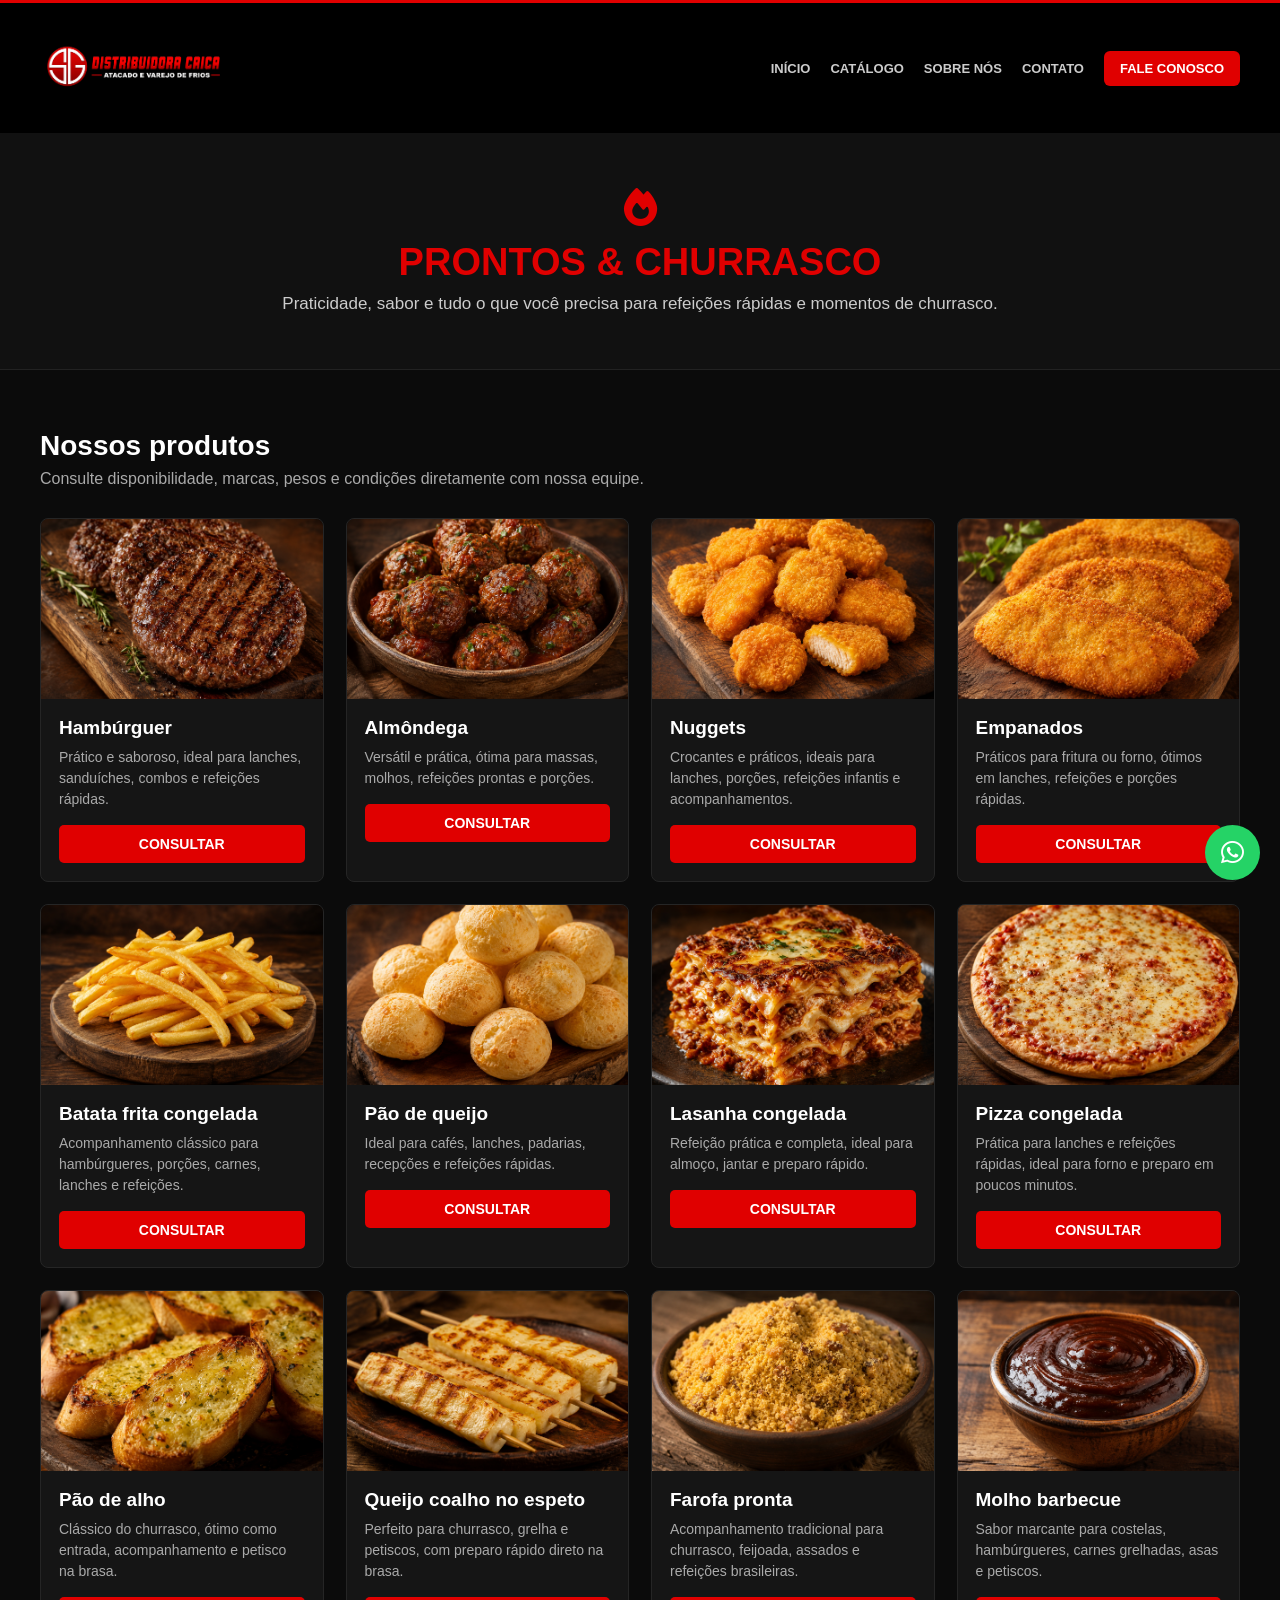
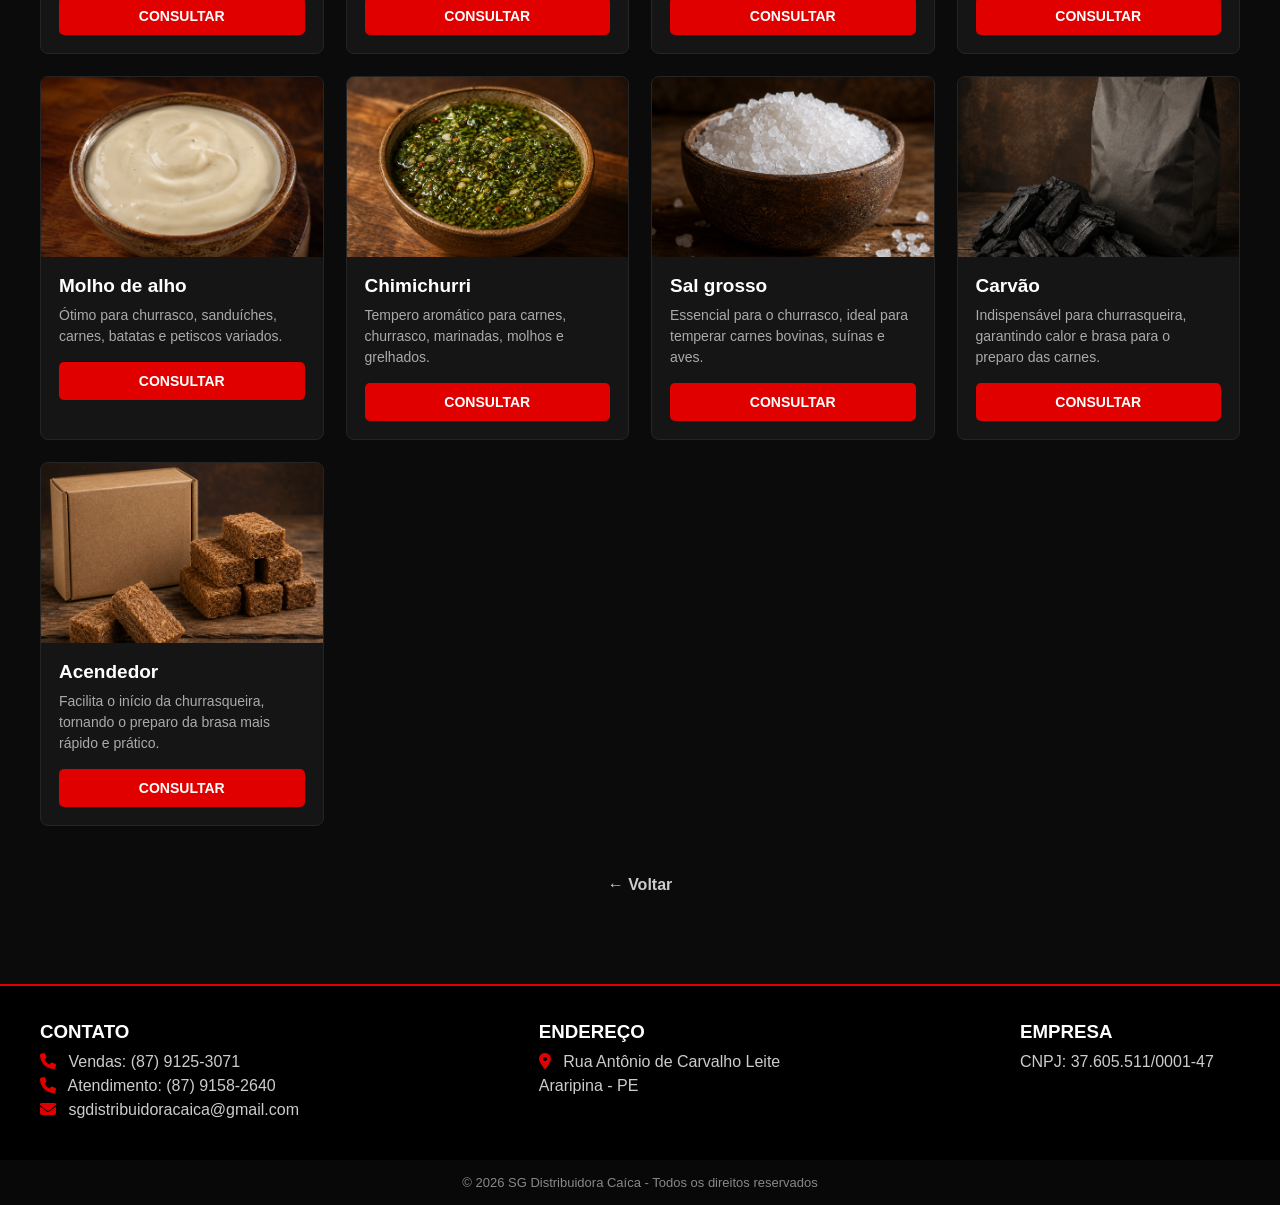
<file: frios.html>
<!DOCTYPE html>
<html lang="pt-br">

<head>

<meta charset="UTF-8">
<meta name="viewport" content="width=device-width, initial-scale=1.0">

<title>Prontos & Churrasco - SG Distribuidora Caíca</title>

<link rel="stylesheet" href="https://cdnjs.cloudflare.com/ajax/libs/font-awesome/6.5.0/css/all.min.css">

<style>

*{
margin:0;
padding:0;
box-sizing:border-box;
font-family:Arial, sans-serif;
}

body{
background:#0b0b0b;
color:#fff;
}

/* CABEÇALHO */

header{
background:#000;
border-top:3px solid #e00000;
padding:15px 40px;
display:flex;
align-items:center;
justify-content:space-between;
}

.logo img{
height:100px;
object-fit:contain;
display:block;
}

nav{
display:flex;
align-items:center;
gap:20px;
}

nav a{
color:#ccc;
text-decoration:none;
font-size:13px;
font-weight:bold;
}

nav a:hover{
color:#e00000;
}

.btn-header{
background:#e00000;
padding:10px 16px;
border-radius:6px;
color:#fff !important;
}

/* TÍTULO */

.topo-catalogo{
background:#111;
text-align:center;
padding:55px 20px;
border-bottom:1px solid #222;
}

.topo-catalogo i{
font-size:38px;
color:#e00000;
margin-bottom:15px;
}

.topo-catalogo h1{
font-size:38px;
color:#e00000;
margin-bottom:10px;
}

.topo-catalogo p{
color:#ccc;
font-size:17px;
}

/* CATÁLOGO */

.catalogo{
max-width:1400px;
margin:auto;
padding:60px 40px;
}

.catalogo-titulo{
margin-bottom:30px;
}

.catalogo-titulo h2{
font-size:28px;
margin-bottom:8px;
}

.catalogo-titulo p{
color:#aaa;
}

/* CARDS */

.grid{
display:grid;
grid-template-columns:repeat(auto-fit,minmax(230px,1fr));
gap:22px;
}

.card{
background:#151515;
border:1px solid #252525;
border-radius:8px;
overflow:hidden;
transition:0.3s;
}

.card:hover{
transform:translateY(-5px);
border-color:#e00000;
}

.card img{
width:100%;
height:180px;
object-fit:cover;
background:#222;
display:block;
}

.card-conteudo{
padding:18px;
}

.card h3{
font-size:19px;
margin-bottom:8px;
}

.card p{
font-size:14px;
color:#aaa;
line-height:1.5;
margin-bottom:15px;
}

.consultar{
display:block;
background:#e00000;
color:#fff;
text-align:center;
padding:11px;
border-radius:5px;
text-decoration:none;
font-weight:bold;
font-size:14px;
}

.consultar:hover{
background:#b90000;
}

/* VOLTAR */

.voltar{
text-align:center;
margin-top:50px;
}

.voltar a{
color:#ccc;
text-decoration:none;
font-weight:bold;
}

.voltar a:hover{
color:#e00000;
}

/* RODAPÉ */

footer{
background:#000;
border-top:2px solid #e00000;
padding:35px 40px;
margin-top:30px;
}

.footer-container{
display:flex;
justify-content:space-between;
flex-wrap:wrap;
gap:30px;
}

.footer-box{
min-width:220px;
}

.footer-box h3{
margin-bottom:10px;
}

.footer-box p{
color:#ccc;
margin:6px 0;
}

.footer-box i{
color:#e00000;
margin-right:8px;
}

.footer-bottom{
background:#080808;
text-align:center;
color:#888;
font-size:13px;
padding:15px;
}

/* WHATSAPP */

.whatsapp{
position:fixed;
bottom:20px;
right:20px;
background:#25d366;
color:#fff;
width:55px;
height:55px;
border-radius:50%;
display:flex;
align-items:center;
justify-content:center;
font-size:26px;
text-decoration:none;
}

/* CELULAR */

@media(max-width:768px){

header{
flex-direction:column;
padding:15px 20px;
}

.logo img{
height:75px;
}

nav{
margin-top:15px;
flex-wrap:wrap;
justify-content:center;
}

.topo-catalogo{
padding:40px 20px;
}

.topo-catalogo h1{
font-size:30px;
}

.catalogo{
padding:40px 20px;
}

.grid{
grid-template-columns:repeat(auto-fit,minmax(160px,1fr));
gap:15px;
}

.card img{
height:140px;
}

.footer-container{
flex-direction:column;
text-align:center;
}

}

</style>

</head>

<body>

<header>

<div class="logo">
<a href="index.html">
<img src="img/logo.png" alt="SG Distribuidora Caíca">
</a>
</div>

<nav>

<a href="index.html">INÍCIO</a>
<a href="index.html#produtos">CATÁLOGO</a>
<a href="index.html#sobre">SOBRE NÓS</a>
<a href="index.html#contato">CONTATO</a>

<a href="https://wa.me/558791253071" target="_blank" class="btn-header">
FALE CONOSCO
</a>

</nav>

</header>


<section class="topo-catalogo">

<i class="fas fa-fire"></i>

<h1>PRONTOS & CHURRASCO</h1>

<p>Praticidade, sabor e tudo o que você precisa para refeições rápidas e momentos de churrasco.</p>

</section>


<main class="catalogo">

<div class="catalogo-titulo">

<h2>Nossos produtos</h2>

<p>Consulte disponibilidade, marcas, pesos e condições diretamente com nossa equipe.</p>

</div>


<div class="grid">

<!-- HAMBÚRGUER -->
<div class="card">
<img src="img/prontos-churrasco/hamburguer.png" alt="Hambúrguer">
<div class="card-conteudo">
<h3>Hambúrguer</h3>
<p>Prático e saboroso, ideal para lanches, sanduíches, combos e refeições rápidas.</p>
<a class="consultar" href="https://wa.me/558791253071?text=Olá,%20gostaria%20de%20informações%20sobre%20Hambúrguer." target="_blank">
CONSULTAR
</a>
</div>
</div>

<!-- ALMÔNDEGA -->
<div class="card">
<img src="img/prontos-churrasco/almondega.png" alt="Almôndega">
<div class="card-conteudo">
<h3>Almôndega</h3>
<p>Versátil e prática, ótima para massas, molhos, refeições prontas e porções.</p>
<a class="consultar" href="https://wa.me/558791253071?text=Olá,%20gostaria%20de%20informações%20sobre%20Almôndega." target="_blank">
CONSULTAR
</a>
</div>
</div>

<!-- NUGGETS -->
<div class="card">
<img src="img/prontos-churrasco/nuggets.png" alt="Nuggets">
<div class="card-conteudo">
<h3>Nuggets</h3>
<p>Crocantes e práticos, ideais para lanches, porções, refeições infantis e acompanhamentos.</p>
<a class="consultar" href="https://wa.me/558791253071?text=Olá,%20gostaria%20de%20informações%20sobre%20Nuggets." target="_blank">
CONSULTAR
</a>
</div>
</div>

<!-- EMPANADOS -->
<div class="card">
<img src="img/prontos-churrasco/empanados.png" alt="Empanados">
<div class="card-conteudo">
<h3>Empanados</h3>
<p>Práticos para fritura ou forno, ótimos em lanches, refeições e porções rápidas.</p>
<a class="consultar" href="https://wa.me/558791253071?text=Olá,%20gostaria%20de%20informações%20sobre%20Empanados." target="_blank">
CONSULTAR
</a>
</div>
</div>

<!-- BATATA FRITA CONGELADA -->
<div class="card">
<img src="img/prontos-churrasco/batata-frita.png" alt="Batata frita congelada">
<div class="card-conteudo">
<h3>Batata frita congelada</h3>
<p>Acompanhamento clássico para hambúrgueres, porções, carnes, lanches e refeições.</p>
<a class="consultar" href="https://wa.me/558791253071?text=Olá,%20gostaria%20de%20informações%20sobre%20Batata%20frita%20congelada." target="_blank">
CONSULTAR
</a>
</div>
</div>

<!-- PÃO DE QUEIJO -->
<div class="card">
<img src="img/prontos-churrasco/pao-de-queijo.png" alt="Pão de queijo">
<div class="card-conteudo">
<h3>Pão de queijo</h3>
<p>Ideal para cafés, lanches, padarias, recepções e refeições rápidas.</p>
<a class="consultar" href="https://wa.me/558791253071?text=Olá,%20gostaria%20de%20informações%20sobre%20Pão%20de%20queijo." target="_blank">
CONSULTAR
</a>
</div>
</div>

<!-- LASANHA CONGELADA -->
<div class="card">
<img src="img/prontos-churrasco/lasanha.png" alt="Lasanha congelada">
<div class="card-conteudo">
<h3>Lasanha congelada</h3>
<p>Refeição prática e completa, ideal para almoço, jantar e preparo rápido.</p>
<a class="consultar" href="https://wa.me/558791253071?text=Olá,%20gostaria%20de%20informações%20sobre%20Lasanha%20congelada." target="_blank">
CONSULTAR
</a>
</div>
</div>

<!-- PIZZA CONGELADA -->
<div class="card">
<img src="img/prontos-churrasco/pizza.png" alt="Pizza congelada">
<div class="card-conteudo">
<h3>Pizza congelada</h3>
<p>Prática para lanches e refeições rápidas, ideal para forno e preparo em poucos minutos.</p>
<a class="consultar" href="https://wa.me/558791253071?text=Olá,%20gostaria%20de%20informações%20sobre%20Pizza%20congelada." target="_blank">
CONSULTAR
</a>
</div>
</div>

<!-- PÃO DE ALHO -->
<div class="card">
<img src="img/prontos-churrasco/pao-de-alho.png" alt="Pão de alho">
<div class="card-conteudo">
<h3>Pão de alho</h3>
<p>Clássico do churrasco, ótimo como entrada, acompanhamento e petisco na brasa.</p>
<a class="consultar" href="https://wa.me/558791253071?text=Olá,%20gostaria%20de%20informações%20sobre%20Pão%20de%20alho." target="_blank">
CONSULTAR
</a>
</div>
</div>

<!-- QUEIJO COALHO NO ESPETO -->
<div class="card">
<img src="img/prontos-churrasco/queijo-coalho.png" alt="Queijo coalho no espeto">
<div class="card-conteudo">
<h3>Queijo coalho no espeto</h3>
<p>Perfeito para churrasco, grelha e petiscos, com preparo rápido direto na brasa.</p>
<a class="consultar" href="https://wa.me/558791253071?text=Olá,%20gostaria%20de%20informações%20sobre%20Queijo%20coalho%20no%20espeto." target="_blank">
CONSULTAR
</a>
</div>
</div>

<!-- FAROFA PRONTA -->
<div class="card">
<img src="img/prontos-churrasco/farofa.png" alt="Farofa pronta">
<div class="card-conteudo">
<h3>Farofa pronta</h3>
<p>Acompanhamento tradicional para churrasco, feijoada, assados e refeições brasileiras.</p>
<a class="consultar" href="https://wa.me/558791253071?text=Olá,%20gostaria%20de%20informações%20sobre%20Farofa%20pronta." target="_blank">
CONSULTAR
</a>
</div>
</div>

<!-- MOLHO BARBECUE -->
<div class="card">
<img src="img/prontos-churrasco/molho-barbecue.png" alt="Molho barbecue">
<div class="card-conteudo">
<h3>Molho barbecue</h3>
<p>Sabor marcante para costelas, hambúrgueres, carnes grelhadas, asas e petiscos.</p>
<a class="consultar" href="https://wa.me/558791253071?text=Olá,%20gostaria%20de%20informações%20sobre%20Molho%20barbecue." target="_blank">
CONSULTAR
</a>
</div>
</div>

<!-- MOLHO DE ALHO -->
<div class="card">
<img src="img/prontos-churrasco/molho-de-alho.png" alt="Molho de alho">
<div class="card-conteudo">
<h3>Molho de alho</h3>
<p>Ótimo para churrasco, sanduíches, carnes, batatas e petiscos variados.</p>
<a class="consultar" href="https://wa.me/558791253071?text=Olá,%20gostaria%20de%20informações%20sobre%20Molho%20de%20alho." target="_blank">
CONSULTAR
</a>
</div>
</div>

<!-- CHIMICHURRI -->
<div class="card">
<img src="img/prontos-churrasco/chimichurri.png" alt="Chimichurri">
<div class="card-conteudo">
<h3>Chimichurri</h3>
<p>Tempero aromático para carnes, churrasco, marinadas, molhos e grelhados.</p>
<a class="consultar" href="https://wa.me/558791253071?text=Olá,%20gostaria%20de%20informações%20sobre%20Chimichurri." target="_blank">
CONSULTAR
</a>
</div>
</div>

<!-- SAL GROSSO -->
<div class="card">
<img src="img/prontos-churrasco/sal-grosso.png" alt="Sal grosso">
<div class="card-conteudo">
<h3>Sal grosso</h3>
<p>Essencial para o churrasco, ideal para temperar carnes bovinas, suínas e aves.</p>
<a class="consultar" href="https://wa.me/558791253071?text=Olá,%20gostaria%20de%20informações%20sobre%20Sal%20grosso." target="_blank">
CONSULTAR
</a>
</div>
</div>

<!-- CARVÃO -->
<div class="card">
<img src="img/prontos-churrasco/carvao.png" alt="Carvão">
<div class="card-conteudo">
<h3>Carvão</h3>
<p>Indispensável para churrasqueira, garantindo calor e brasa para o preparo das carnes.</p>
<a class="consultar" href="https://wa.me/558791253071?text=Olá,%20gostaria%20de%20informações%20sobre%20Carvão." target="_blank">
CONSULTAR
</a>
</div>
</div>

<!-- ACENDEDOR -->
<div class="card">
<img src="img/prontos-churrasco/acendedor.png" alt="Acendedor">
<div class="card-conteudo">
<h3>Acendedor</h3>
<p>Facilita o início da churrasqueira, tornando o preparo da brasa mais rápido e prático.</p>
<a class="consultar" href="https://wa.me/558791253071?text=Olá,%20gostaria%20de%20informações%20sobre%20Acendedor." target="_blank">
CONSULTAR
</a>
</div>
</div>

</div>


<div class="voltar">

<a href="index.html#produtos">
← Voltar
</a>

</div>

</main>


<footer>

<div class="footer-container">

<div class="footer-box">

<h3>CONTATO</h3>

<p>
<i class="fas fa-phone"></i>
Vendas: (87) 9125-3071
</p>

<p>
<i class="fas fa-phone"></i>
Atendimento: (87) 9158-2640
</p>

<p>
<i class="fas fa-envelope"></i>
sgdistribuidoracaica@gmail.com
</p>

</div>


<div class="footer-box">

<h3>ENDEREÇO</h3>

<p>
<i class="fas fa-map-marker-alt"></i>
Rua Antônio de Carvalho Leite
</p>

<p>Araripina - PE</p>

</div>


<div class="footer-box">

<h3>EMPRESA</h3>

<p>CNPJ: 37.605.511/0001-47</p>

</div>

</div>

</footer>


<div class="footer-bottom">
© 2026 SG Distribuidora Caíca - Todos os direitos reservados
</div>


<a href="https://wa.me/558791253071"
target="_blank"
class="whatsapp">

<i class="fab fa-whatsapp"></i>

</a>

</body>
</html>
</file>
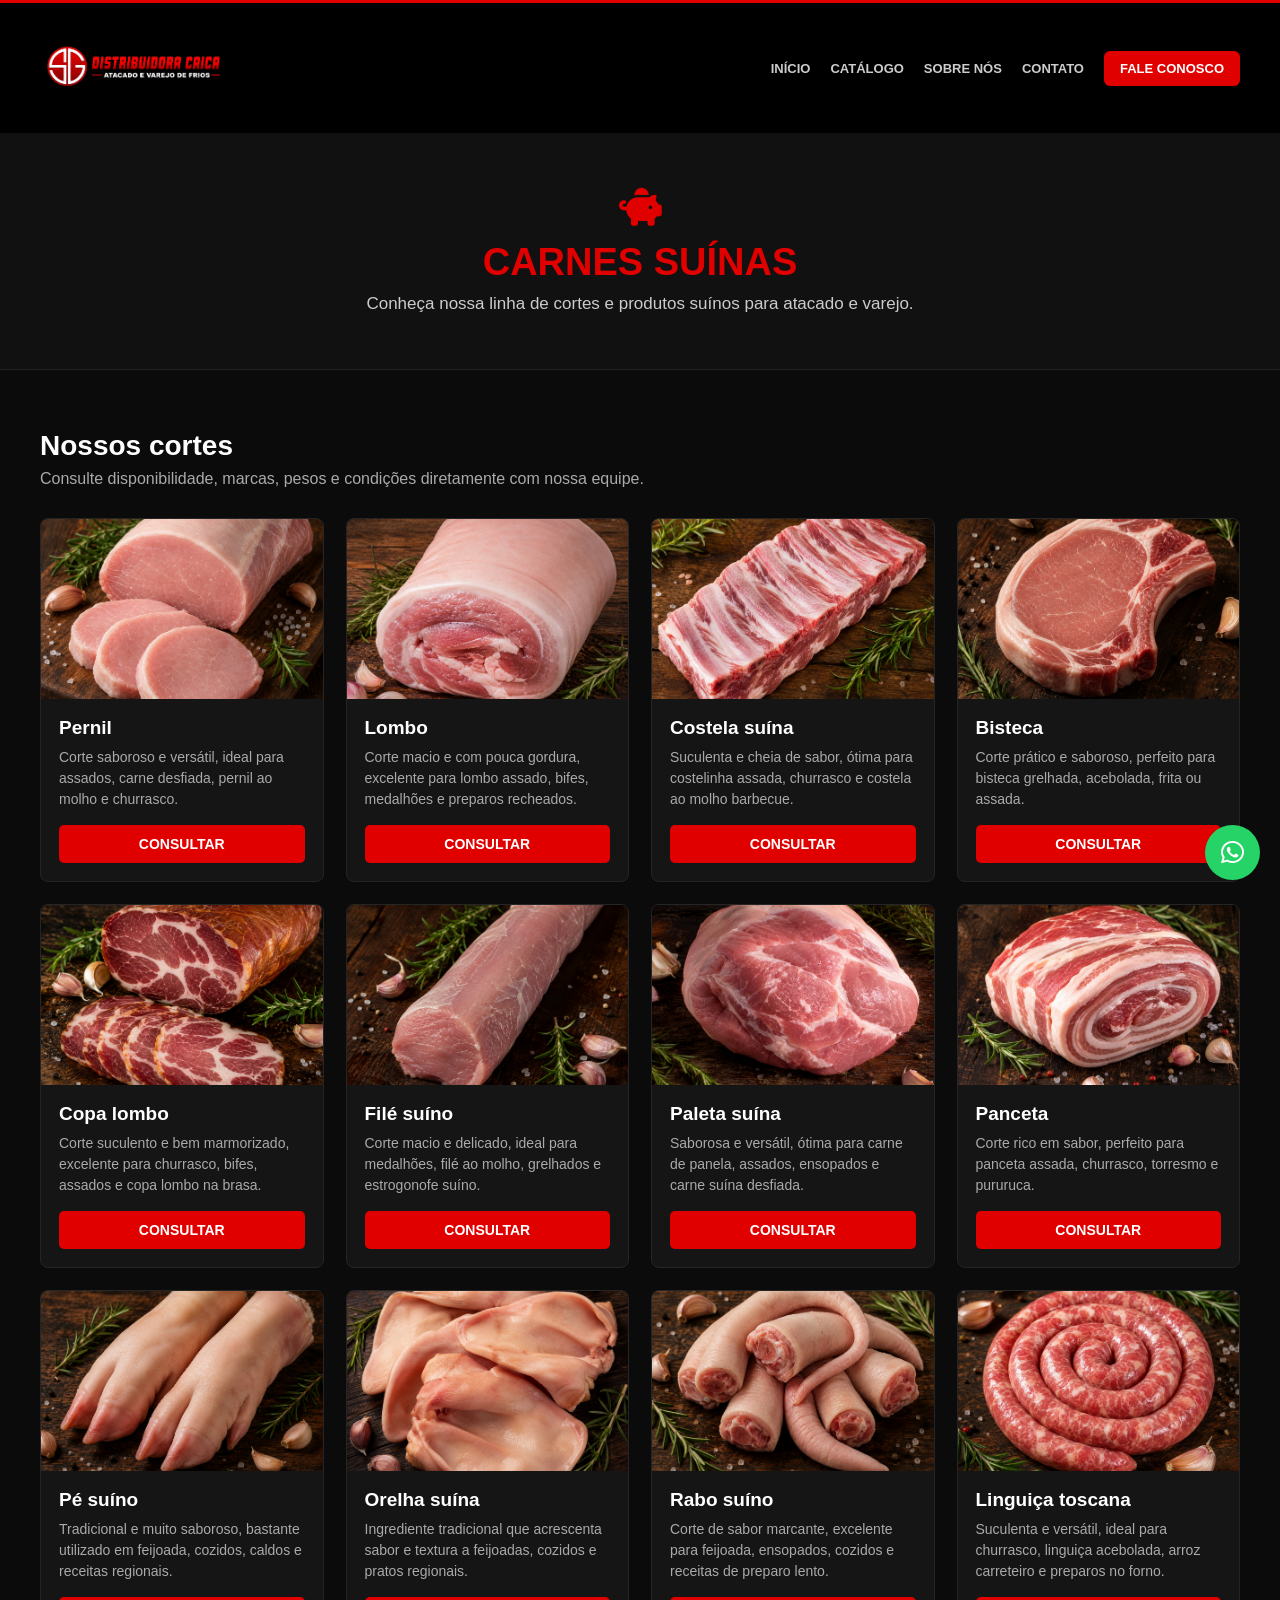
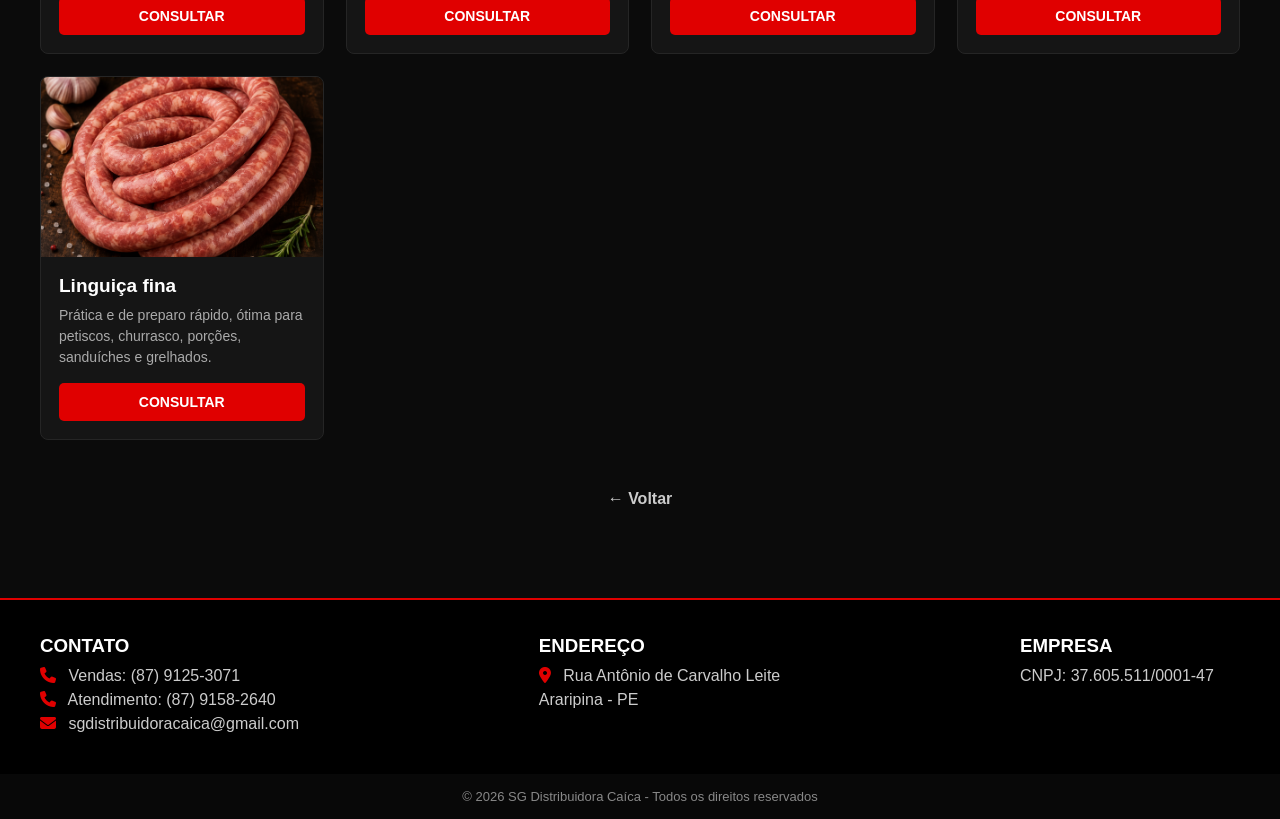
<file: suinos.html>
<!DOCTYPE html>
<html lang="pt-br">

<head>

<meta charset="UTF-8">
<meta name="viewport" content="width=device-width, initial-scale=1.0">

<title>Carnes Suínas - SG Distribuidora Caíca</title>

<link rel="stylesheet" href="https://cdnjs.cloudflare.com/ajax/libs/font-awesome/6.5.0/css/all.min.css">

<style>

*{
margin:0;
padding:0;
box-sizing:border-box;
font-family:Arial, sans-serif;
}

body{
background:#0b0b0b;
color:#fff;
}

/* CABEÇALHO */

header{
background:#000;
border-top:3px solid #e00000;
padding:15px 40px;
display:flex;
align-items:center;
justify-content:space-between;
}

.logo img{
height:100px;
object-fit:contain;
display:block;
}

nav{
display:flex;
align-items:center;
gap:20px;
}

nav a{
color:#ccc;
text-decoration:none;
font-size:13px;
font-weight:bold;
}

nav a:hover{
color:#e00000;
}

.btn-header{
background:#e00000;
padding:10px 16px;
border-radius:6px;
color:#fff !important;
}

/* TÍTULO */

.topo-catalogo{
background:#111;
text-align:center;
padding:55px 20px;
border-bottom:1px solid #222;
}

.topo-catalogo i{
font-size:38px;
color:#e00000;
margin-bottom:15px;
}

.topo-catalogo h1{
font-size:38px;
color:#e00000;
margin-bottom:10px;
}

.topo-catalogo p{
color:#ccc;
font-size:17px;
}

/* CATÁLOGO */

.catalogo{
max-width:1400px;
margin:auto;
padding:60px 40px;
}

.catalogo-titulo{
margin-bottom:30px;
}

.catalogo-titulo h2{
font-size:28px;
margin-bottom:8px;
}

.catalogo-titulo p{
color:#aaa;
}

/* CARDS */

.grid{
display:grid;
grid-template-columns:repeat(auto-fit,minmax(230px,1fr));
gap:22px;
}

.card{
background:#151515;
border:1px solid #252525;
border-radius:8px;
overflow:hidden;
transition:0.3s;
}

.card:hover{
transform:translateY(-5px);
border-color:#e00000;
}

.card img{
width:100%;
height:180px;
object-fit:cover;
background:#222;
display:block;
}

.card-conteudo{
padding:18px;
}

.card h3{
font-size:19px;
margin-bottom:8px;
}

.card p{
font-size:14px;
color:#aaa;
line-height:1.5;
margin-bottom:15px;
}

.consultar{
display:block;
background:#e00000;
color:#fff;
text-align:center;
padding:11px;
border-radius:5px;
text-decoration:none;
font-weight:bold;
font-size:14px;
}

.consultar:hover{
background:#b90000;
}

/* VOLTAR */

.voltar{
text-align:center;
margin-top:50px;
}

.voltar a{
color:#ccc;
text-decoration:none;
font-weight:bold;
}

.voltar a:hover{
color:#e00000;
}

/* RODAPÉ */

footer{
background:#000;
border-top:2px solid #e00000;
padding:35px 40px;
margin-top:30px;
}

.footer-container{
display:flex;
justify-content:space-between;
flex-wrap:wrap;
gap:30px;
}

.footer-box{
min-width:220px;
}

.footer-box h3{
margin-bottom:10px;
}

.footer-box p{
color:#ccc;
margin:6px 0;
}

.footer-box i{
color:#e00000;
margin-right:8px;
}

.footer-bottom{
background:#080808;
text-align:center;
color:#888;
font-size:13px;
padding:15px;
}

/* WHATSAPP */

.whatsapp{
position:fixed;
bottom:20px;
right:20px;
background:#25d366;
color:#fff;
width:55px;
height:55px;
border-radius:50%;
display:flex;
align-items:center;
justify-content:center;
font-size:26px;
text-decoration:none;
}

/* CELULAR */

@media(max-width:768px){

header{
flex-direction:column;
padding:15px 20px;
}

.logo img{
height:75px;
}

nav{
margin-top:15px;
flex-wrap:wrap;
justify-content:center;
}

.topo-catalogo{
padding:40px 20px;
}

.topo-catalogo h1{
font-size:30px;
}

.catalogo{
padding:40px 20px;
}

.grid{
grid-template-columns:repeat(auto-fit,minmax(160px,1fr));
gap:15px;
}

.card img{
height:140px;
}

.footer-container{
flex-direction:column;
text-align:center;
}

}

</style>

</head>

<body>

<header>

<div class="logo">
<a href="index.html">
<img src="img/logo.png" alt="SG Distribuidora Caíca">
</a>
</div>

<nav>

<a href="index.html">INÍCIO</a>
<a href="index.html#produtos">CATÁLOGO</a>
<a href="index.html#sobre">SOBRE NÓS</a>
<a href="index.html#contato">CONTATO</a>

<a href="https://wa.me/558791253071" target="_blank" class="btn-header">
FALE CONOSCO
</a>

</nav>

</header>


<section class="topo-catalogo">

<i class="fas fa-piggy-bank"></i>

<h1>CARNES SUÍNAS</h1>

<p>Conheça nossa linha de cortes e produtos suínos para atacado e varejo.</p>

</section>


<main class="catalogo">

<div class="catalogo-titulo">

<h2>Nossos cortes</h2>

<p>Consulte disponibilidade, marcas, pesos e condições diretamente com nossa equipe.</p>

</div>


<div class="grid">

<!-- PERNIL -->
<div class="card">
<img src="img/suinos/pernil.png" alt="Pernil suíno">
<div class="card-conteudo">
<h3>Pernil</h3>
<p>Corte saboroso e versátil, ideal para assados, carne desfiada, pernil ao molho e churrasco.</p>
<a class="consultar" href="https://wa.me/558791253071?text=Olá,%20gostaria%20de%20informações%20sobre%20Pernil%20suíno." target="_blank">
CONSULTAR
</a>
</div>
</div>


<!-- LOMBO -->
<div class="card">
<img src="img/suinos/lombo.png" alt="Lombo suíno">
<div class="card-conteudo">
<h3>Lombo</h3>
<p>Corte macio e com pouca gordura, excelente para lombo assado, bifes, medalhões e preparos recheados.</p>
<a class="consultar" href="https://wa.me/558791253071?text=Olá,%20gostaria%20de%20informações%20sobre%20Lombo%20suíno." target="_blank">
CONSULTAR
</a>
</div>
</div>


<!-- COSTELA SUÍNA -->
<div class="card">
<img src="img/suinos/costela-suina.png" alt="Costela suína">
<div class="card-conteudo">
<h3>Costela suína</h3>
<p>Suculenta e cheia de sabor, ótima para costelinha assada, churrasco e costela ao molho barbecue.</p>
<a class="consultar" href="https://wa.me/558791253071?text=Olá,%20gostaria%20de%20informações%20sobre%20Costela%20suína." target="_blank">
CONSULTAR
</a>
</div>
</div>


<!-- BISTECA -->
<div class="card">
<img src="img/suinos/bisteca.png" alt="Bisteca suína">
<div class="card-conteudo">
<h3>Bisteca</h3>
<p>Corte prático e saboroso, perfeito para bisteca grelhada, acebolada, frita ou assada.</p>
<a class="consultar" href="https://wa.me/558791253071?text=Olá,%20gostaria%20de%20informações%20sobre%20Bisteca%20suína." target="_blank">
CONSULTAR
</a>
</div>
</div>


<!-- COPA LOMBO -->
<div class="card">
<img src="img/suinos/copa-lombo.png" alt="Copa lombo">
<div class="card-conteudo">
<h3>Copa lombo</h3>
<p>Corte suculento e bem marmorizado, excelente para churrasco, bifes, assados e copa lombo na brasa.</p>
<a class="consultar" href="https://wa.me/558791253071?text=Olá,%20gostaria%20de%20informações%20sobre%20Copa%20lombo." target="_blank">
CONSULTAR
</a>
</div>
</div>


<!-- FILÉ SUÍNO -->
<div class="card">
<img src="img/suinos/file-suino.png" alt="Filé suíno">
<div class="card-conteudo">
<h3>Filé suíno</h3>
<p>Corte macio e delicado, ideal para medalhões, filé ao molho, grelhados e estrogonofe suíno.</p>
<a class="consultar" href="https://wa.me/558791253071?text=Olá,%20gostaria%20de%20informações%20sobre%20Filé%20suíno." target="_blank">
CONSULTAR
</a>
</div>
</div>


<!-- PALETA SUÍNA -->
<div class="card">
<img src="img/suinos/paleta-suina.png" alt="Paleta suína">
<div class="card-conteudo">
<h3>Paleta suína</h3>
<p>Saborosa e versátil, ótima para carne de panela, assados, ensopados e carne suína desfiada.</p>
<a class="consultar" href="https://wa.me/558791253071?text=Olá,%20gostaria%20de%20informações%20sobre%20Paleta%20suína." target="_blank">
CONSULTAR
</a>
</div>
</div>


<!-- PANCETA -->
<div class="card">
<img src="img/suinos/panceta.png" alt="Panceta">
<div class="card-conteudo">
<h3>Panceta</h3>
<p>Corte rico em sabor, perfeito para panceta assada, churrasco, torresmo e pururuca.</p>
<a class="consultar" href="https://wa.me/558791253071?text=Olá,%20gostaria%20de%20informações%20sobre%20Panceta." target="_blank">
CONSULTAR
</a>
</div>
</div>


<!-- PÉ SUÍNO -->
<div class="card">
<img src="img/suinos/pe-suino.png" alt="Pé suíno">
<div class="card-conteudo">
<h3>Pé suíno</h3>
<p>Tradicional e muito saboroso, bastante utilizado em feijoada, cozidos, caldos e receitas regionais.</p>
<a class="consultar" href="https://wa.me/558791253071?text=Olá,%20gostaria%20de%20informações%20sobre%20Pé%20suíno." target="_blank">
CONSULTAR
</a>
</div>
</div>


<!-- ORELHA SUÍNA -->
<div class="card">
<img src="img/suinos/orelha-suina.png" alt="Orelha suína">
<div class="card-conteudo">
<h3>Orelha suína</h3>
<p>Ingrediente tradicional que acrescenta sabor e textura a feijoadas, cozidos e pratos regionais.</p>
<a class="consultar" href="https://wa.me/558791253071?text=Olá,%20gostaria%20de%20informações%20sobre%20Orelha%20suína." target="_blank">
CONSULTAR
</a>
</div>
</div>


<!-- RABO SUÍNO -->
<div class="card">
<img src="img/suinos/rabo-suino.png" alt="Rabo suíno">
<div class="card-conteudo">
<h3>Rabo suíno</h3>
<p>Corte de sabor marcante, excelente para feijoada, ensopados, cozidos e receitas de preparo lento.</p>
<a class="consultar" href="https://wa.me/558791253071?text=Olá,%20gostaria%20de%20informações%20sobre%20Rabo%20suíno." target="_blank">
CONSULTAR
</a>
</div>
</div>


<!-- LINGUIÇA TOSCANA -->
<div class="card">
<img src="img/suinos/linguica-toscana.png" alt="Linguiça toscana">
<div class="card-conteudo">
<h3>Linguiça toscana</h3>
<p>Suculenta e versátil, ideal para churrasco, linguiça acebolada, arroz carreteiro e preparos no forno.</p>
<a class="consultar" href="https://wa.me/558791253071?text=Olá,%20gostaria%20de%20informações%20sobre%20Linguiça%20toscana." target="_blank">
CONSULTAR
</a>
</div>
</div>


<!-- LINGUIÇA FINA -->
<div class="card">
<img src="img/suinos/linguica-fina.png" alt="Linguiça fina">
<div class="card-conteudo">
<h3>Linguiça fina</h3>
<p>Prática e de preparo rápido, ótima para petiscos, churrasco, porções, sanduíches e grelhados.</p>
<a class="consultar" href="https://wa.me/558791253071?text=Olá,%20gostaria%20de%20informações%20sobre%20Linguiça%20fina." target="_blank">
CONSULTAR
</a>
</div>
</div>

</div>


<div class="voltar">

<a href="index.html#produtos">
← Voltar 
</a>

</div>

</main>


<footer>

<div class="footer-container">

<div class="footer-box">

<h3>CONTATO</h3>

<p>
<i class="fas fa-phone"></i>
Vendas: (87) 9125-3071
</p>

<p>
<i class="fas fa-phone"></i>
Atendimento: (87) 9158-2640
</p>

<p>
<i class="fas fa-envelope"></i>
sgdistribuidoracaica@gmail.com
</p>

</div>


<div class="footer-box">

<h3>ENDEREÇO</h3>

<p>
<i class="fas fa-map-marker-alt"></i>
Rua Antônio de Carvalho Leite
</p>

<p>Araripina - PE</p>

</div>


<div class="footer-box">

<h3>EMPRESA</h3>

<p>CNPJ: 37.605.511/0001-47</p>

</div>

</div>

</footer>


<div class="footer-bottom">
© 2026 SG Distribuidora Caíca - Todos os direitos reservados
</div>


<a href="https://wa.me/558791253071"
target="_blank"
class="whatsapp">

<i class="fab fa-whatsapp"></i>

</a>

</body>
</html>
</file>
